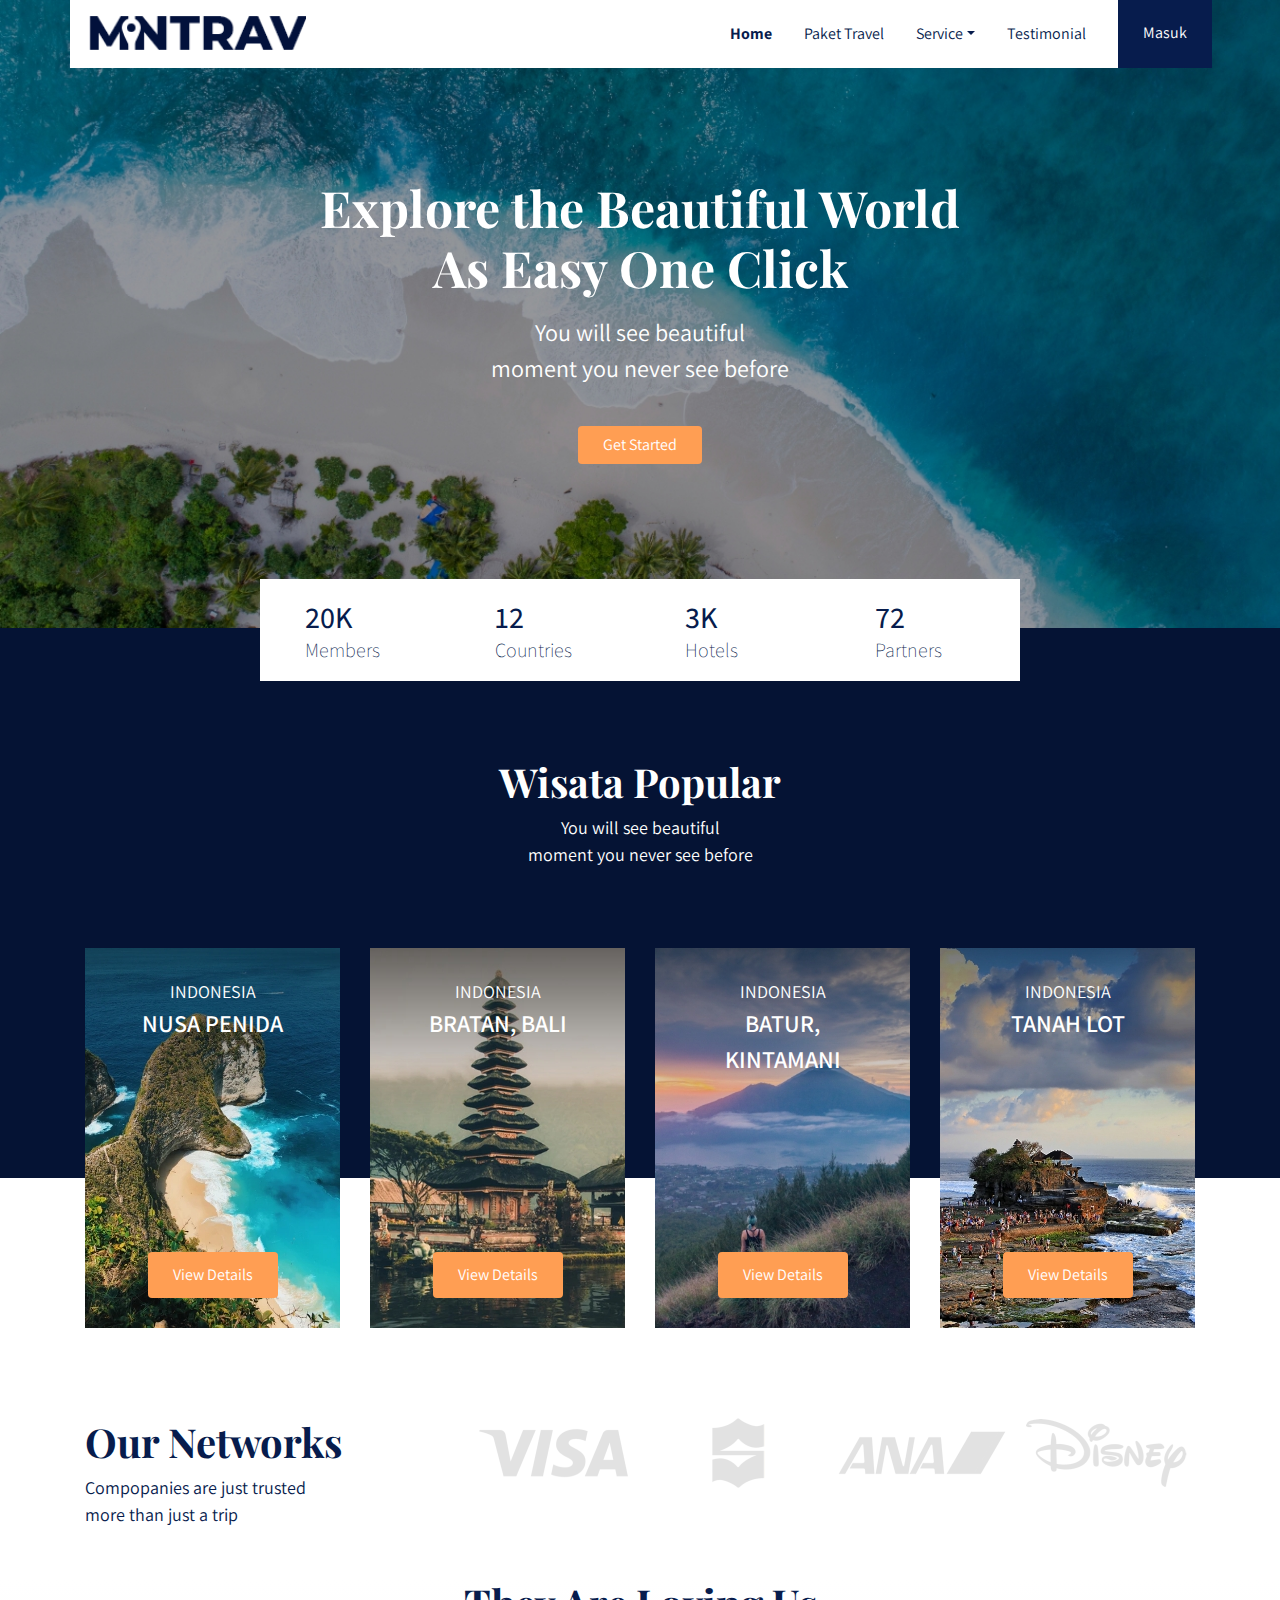
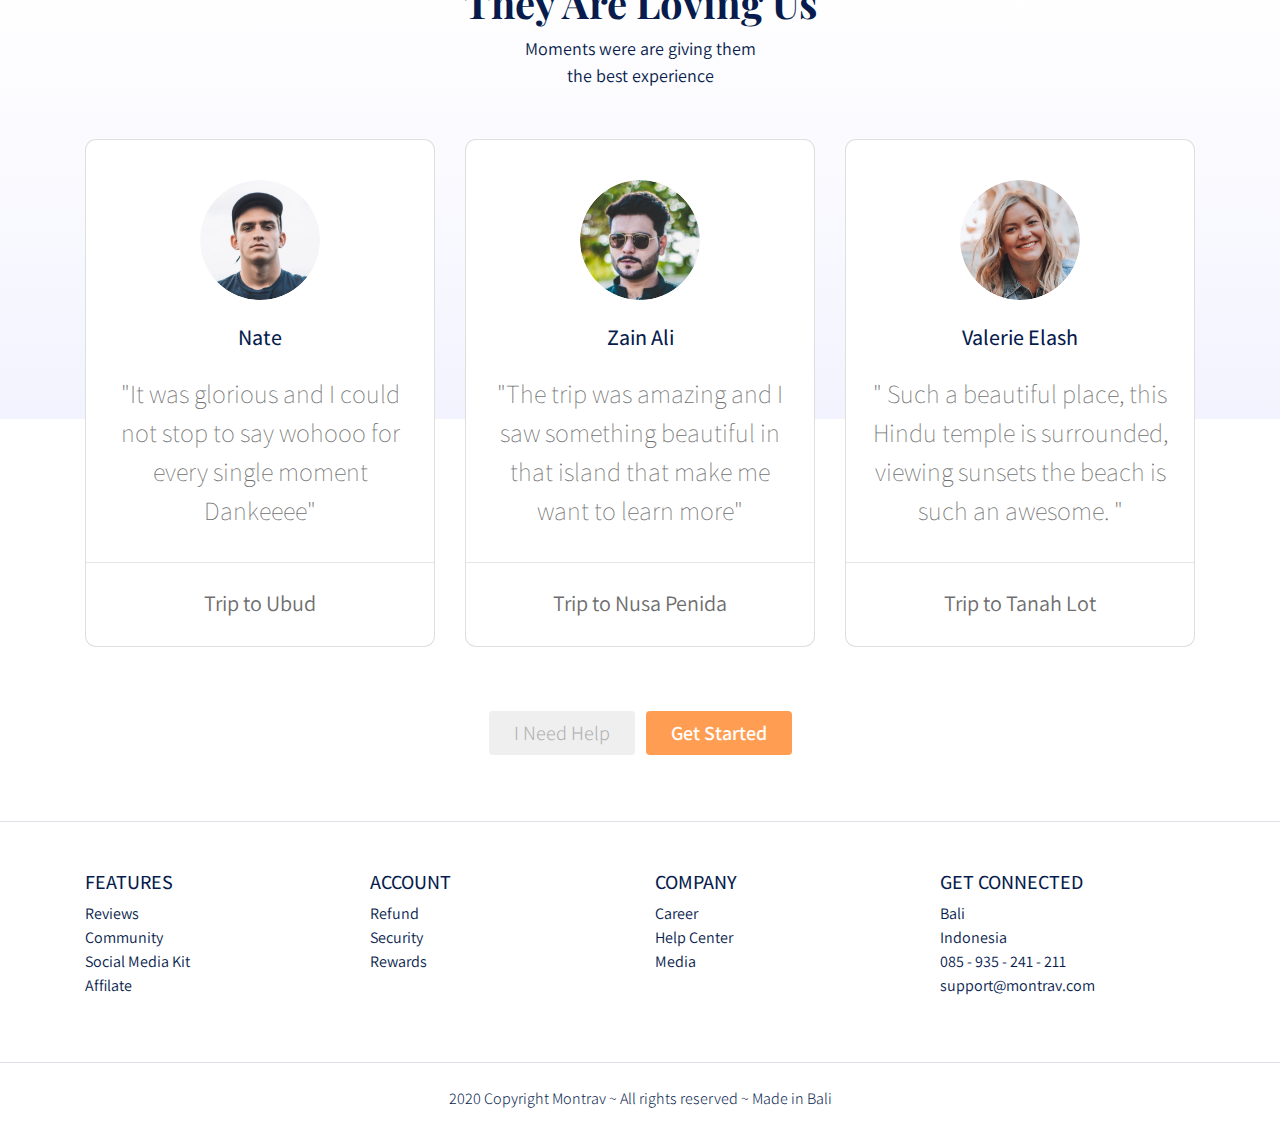
<file: index.html>
<!DOCTYPE html>
<html lang="en">
  <head>
    <meta charset="utf-8" />
    <meta
      name="viewport"
      content="width=device-width, initial-scale=1, shrink-to-fit=no"
    />
    <link
      rel="stylesheet"
      href="frontend/libraries/bootstrap/css/bootstrap.css"
    />
    <link rel="stylesheet" href="frontend/styles/main.css" />
    <link
      href="https://fonts.googleapis.com/css?family=Assistant:300,400,600,700,800|Playfair+Display:400,700,800,900&display=swap"
      rel="stylesheet"
    />
    <title>Montrav</title>
  </head>

  <body>
    <!-- Navbar -->
    <div class="section-navbar">
      <div class="container">
        <nav class="row navbar navbar-expand-lg navbar-light bg-white">
          <a href="#" class="navbar-brand">
            <img src="frontend/images/ic_logo.png" alt="logo montrav" />
          </a>
          <button
            class="navbar-toggler navbar-toggler-right"
            type="button"
            data-toggle="collapse"
            data-target="#navb"
          >
            <span class="navbar-toggler-icon"></span>
          </button>

          <div class="collapse navbar-collapse" id="navb">
            <ul class="navbar-nav ml-auto mr-3">
              <li class="nav-item mx-md-2">
                <a href="#" class="nav-link active">Home</a>
              </li>
              <li class="nav-item mx-md-2">
                <a href="#popular" class="nav-link">Paket Travel</a>
              </li>
              <li class="nav-item mx-md-2 dropdown">
                <a
                  href=""
                  class="nav-link dropdown-toggle"
                  id="navbardrop"
                  data-toggle="dropdown"
                  >Service</a
                >
                <div class="dropdown-menu">
                  <a href="#" class="dropdown-item">Link</a>
                  <a href="#" class="dropdown-item">Link</a>
                  <a href="#" class="dropdown-item">Link</a>
                </div>
              </li>
              <li class="nav-item mx-md-2">
                <a href="#testimonialHeading" class="nav-link">Testimonial</a>
              </li>
            </ul>
            <!-- Mobile Button -->

            <form class="form-inline d-sm-block d-md-none">
              <button class="btn btn-login my-2 my-sm-0">
                Masuk
              </button>
            </form>

            <!-- Dekstop Button -->

            <form class="form-inline my-2 my-lg-0 d-none d-md-block">
              <button class="btn btn-login btn-navbar-right my-2 my-sm-0 px-4">
                Masuk
              </button>
            </form>
          </div>
        </nav>
      </div>
    </div>

    <!-- Header -->
    <header class="text-center">
      <h1>
        Explore the Beautiful World
        <br />
        As Easy One Click
      </h1>
      <p class="mt-3">
        You will see beautiful
        <br />
        moment you never see before
      </p>
      <a href="#popular" class="btn btn-get-started px-4 mt-4">Get Started</a>
    </header>

    <main>
      <div class="container">
        <section class="section-stats row justify-content-center" id="stats">
          <div class="col-3 col-md-2 stats-details">
            <h2>20K</h2>
            <p>Members</p>
          </div>
          <div class="col-3 col-md-2 stats-details">
            <h2>12</h2>
            <p>Countries</p>
          </div>
          <div class="col-3 col-md-2 stats-details">
            <h2>3K</h2>
            <p>Hotels</p>
          </div>
          <div class="col-3 col-md-2 stats-details">
            <h2>72</h2>
            <p>Partners</p>
          </div>
        </section>
      </div>

      <section class="section-popular" id="popular">
        <div class="container">
          <div class="row">
            <div class="col text-center section-popular-heading">
              <h2>Wisata Popular</h2>
              <p>
                You will see beautiful
                <br />
                moment you never see before
              </p>
            </div>
          </div>
        </div>
      </section>

      <section class="section-popular-content" id="popular-content">
        <div class="container">
          <div class="section-popular-travel row justify-content-center">
            <div class="col-sm-6 col-md-4 col-lg-3">
              <div
                class="card-travel text-center d-flex flex-column"
                style="background-image: url('frontend/images/popular-1.jpg');"
              >
                <div class="travel-country">INDONESIA</div>
                <div class="travel-location">NUSA PENIDA</div>
                <div class="travel-button mt-auto">
                  <a href="details.html" class="btn btn-travel-details px-4">
                    View Details
                  </a>
                </div>
              </div>
            </div>
            <div class="col-sm-6 col-md-4 col-lg-3">
              <div
                class="card-travel text-center d-flex flex-column"
                style="background-image: url('frontend/images/popular-2.jpg');"
              >
                <div class="travel-country">INDONESIA</div>
                <div class="travel-location">BRATAN, BALI</div>
                <div class="travel-button mt-auto">
                  <a href="details.html" class="btn btn-travel-details px-4">
                    View Details
                  </a>
                </div>
              </div>
            </div>
            <div class="col-sm-6 col-md-4 col-lg-3">
              <div
                class="card-travel text-center d-flex flex-column"
                style="background-image: url('frontend/images/popular-3.jpg');"
              >
                <div class="travel-country">INDONESIA</div>
                <div class="travel-location">BATUR, KINTAMANI</div>
                <div class="travel-button mt-auto">
                  <a href="details.html" class="btn btn-travel-details px-4">
                    View Details
                  </a>
                </div>
              </div>
            </div>
            <div class="col-sm-6 col-md-4 col-lg-3">
              <div
                class="card-travel text-center d-flex flex-column"
                style="background-image: url('frontend/images/popular-4.jpg');"
              >
                <div class="travel-country">INDONESIA</div>
                <div class="travel-location">TANAH LOT</div>
                <div class="travel-button mt-auto">
                  <a href="details.html" class="btn btn-travel-details px-4">
                    View Details
                  </a>
                </div>
              </div>
            </div>
          </div>
        </div>
      </section>

      <section class="section-networks" id="networks">
        <div class="container">
          <div class="row">
            <div class="col-md-4">
              <h2>Our Networks</h2>
              <p>
                Compopanies are just trusted
                <br />
                more than just a trip
              </p>
            </div>
            <div class="col-md-8 text-center">
              <img
                src="frontend/images/partner.png"
                alt=""
                class="img-partner"
              />
            </div>
          </div>
        </div>
      </section>

      <section class="section-testimonial-heading" id="testimonialHeading">
        <div class="container">
          <div class="row">
            <div class="col text-center">
              <h2>They Are Loving Us</h2>
              <p>
                Moments were are giving them
                <br />
                the best experience
              </p>
            </div>
          </div>
        </div>
      </section>

      <section class="section-testimonial-content" id="testimonialContent">
        <div class="container">
          <div class="section-popular-travel row justify-content-center">
            <div class="col-sm-6 col-md-6 col-lg-4">
              <div class="card card-testimonial text-center">
                <div class="testimonial-content">
                  <img
                    src="frontend/images/testimonial-1.png"
                    alt="user"
                    class="mb-4 rounded-circle"
                  />
                  <h3 class="mb-4">Nate</h3>
                  <p class="testimonial">
                    "It was glorious and I could not stop to say wohooo for
                    every single moment Dankeeee"
                  </p>
                </div>
                <hr />
                <p class="trip-to mt-2">Trip to Ubud</p>
              </div>
            </div>
            <div class="col-sm-6 col-md-6 col-lg-4">
              <div class="card card-testimonial text-center">
                <div class="testimonial-content">
                  <img
                    src="frontend/images/testimonial-2.png"
                    alt="user"
                    class="mb-4 rounded-circle"
                  />
                  <h3 class="mb-4">Zain Ali</h3>
                  <p class="testimonial">
                    "The trip was amazing and I saw something beautiful in that
                    island that make me want to learn more"
                  </p>
                </div>
                <hr />
                <p class="trip-to mt-2">Trip to Nusa Penida</p>
              </div>
            </div>
            <div class="col-sm-6 col-md-6 col-lg-4">
              <div class="card card-testimonial text-center">
                <div class="testimonial-content">
                  <img
                    src="frontend/images/testimonial-3.png"
                    alt="user"
                    class="mb-4 rounded-circle"
                  />
                  <h3 class="mb-4">Valerie Elash</h3>
                  <p class="testimonial">
                    " Such a beautiful place, this Hindu temple is surrounded,
                    viewing sunsets the beach is such an awesome. "
                  </p>
                </div>
                <hr />
                <p class="trip-to mt-2">Trip to Tanah Lot</p>
              </div>
            </div>
          </div>
          <div class="row">
            <div class="col-12 text-center">
              <a href="" class="btn btn-need-help px-4 mt-4 mx-1"
                >I Need Help</a
              >
              <a href="#popular" class="btn btn-get-started px-4 mt-4 mx-1"
                >Get Started</a
              >
            </div>
          </div>
        </div>
      </section>
    </main>

    <footer class="section-footer mt-3 mb-4 border-top">
      <div class="container pt-5 pb-5">
        <div class="row justify-content-center">
          <div class="col-12">
            <div class="row">
              <div class="col-12 col-lg-3">
                <h5>FEATURES</h5>
                <ul class="list-unstyled">
                  <li><a href="">Reviews</a></li>
                  <li><a href="">Community</a></li>
                  <li><a href="">Social Media Kit</a></li>
                  <li><a href="">Affilate</a></li>
                </ul>
              </div>
              <div class="col-12 col-lg-3">
                <h5>ACCOUNT</h5>
                <ul class="list-unstyled">
                  <li><a href="">Refund</a></li>
                  <li><a href="">Security</a></li>
                  <li><a href="">Rewards</a></li>
                </ul>
              </div>
              <div class="col-12 col-lg-3">
                <h5>COMPANY</h5>
                <ul class="list-unstyled">
                  <li><a href="">Career</a></li>
                  <li><a href="">Help Center</a></li>
                  <li><a href="">Media</a></li>
                </ul>
              </div>
              <div class="col-12 col-lg-3">
                <h5>GET CONNECTED</h5>
                <ul class="list-unstyled">
                  <li><a href="">Bali</a></li>
                  <li><a href="">Indonesia</a></li>
                  <li><a href="">085 - 935 - 241 - 211</a></li>
                  <li><a href="">support@montrav.com</a></li>
                </ul>
              </div>
            </div>
          </div>
        </div>
      </div>
      <div class="container-fluid">
        <div
          class="row border-top justify-content-center align-items-center pt-4"
        >
          <div class="col-auto copyright">
            2020 Copyright Montrav ~ All rights reserved ~ Made in Bali
          </div>
        </div>
      </div>
    </footer>

    <script src="frontend/libraries/bootstrap/js/jquery.js"></script>
    <script src="frontend/libraries/bootstrap/js/bootstrap.js"></script>
    <script src="frontend/libraries/retina/retina.min.js"></script>
  </body>
</html>
</file>
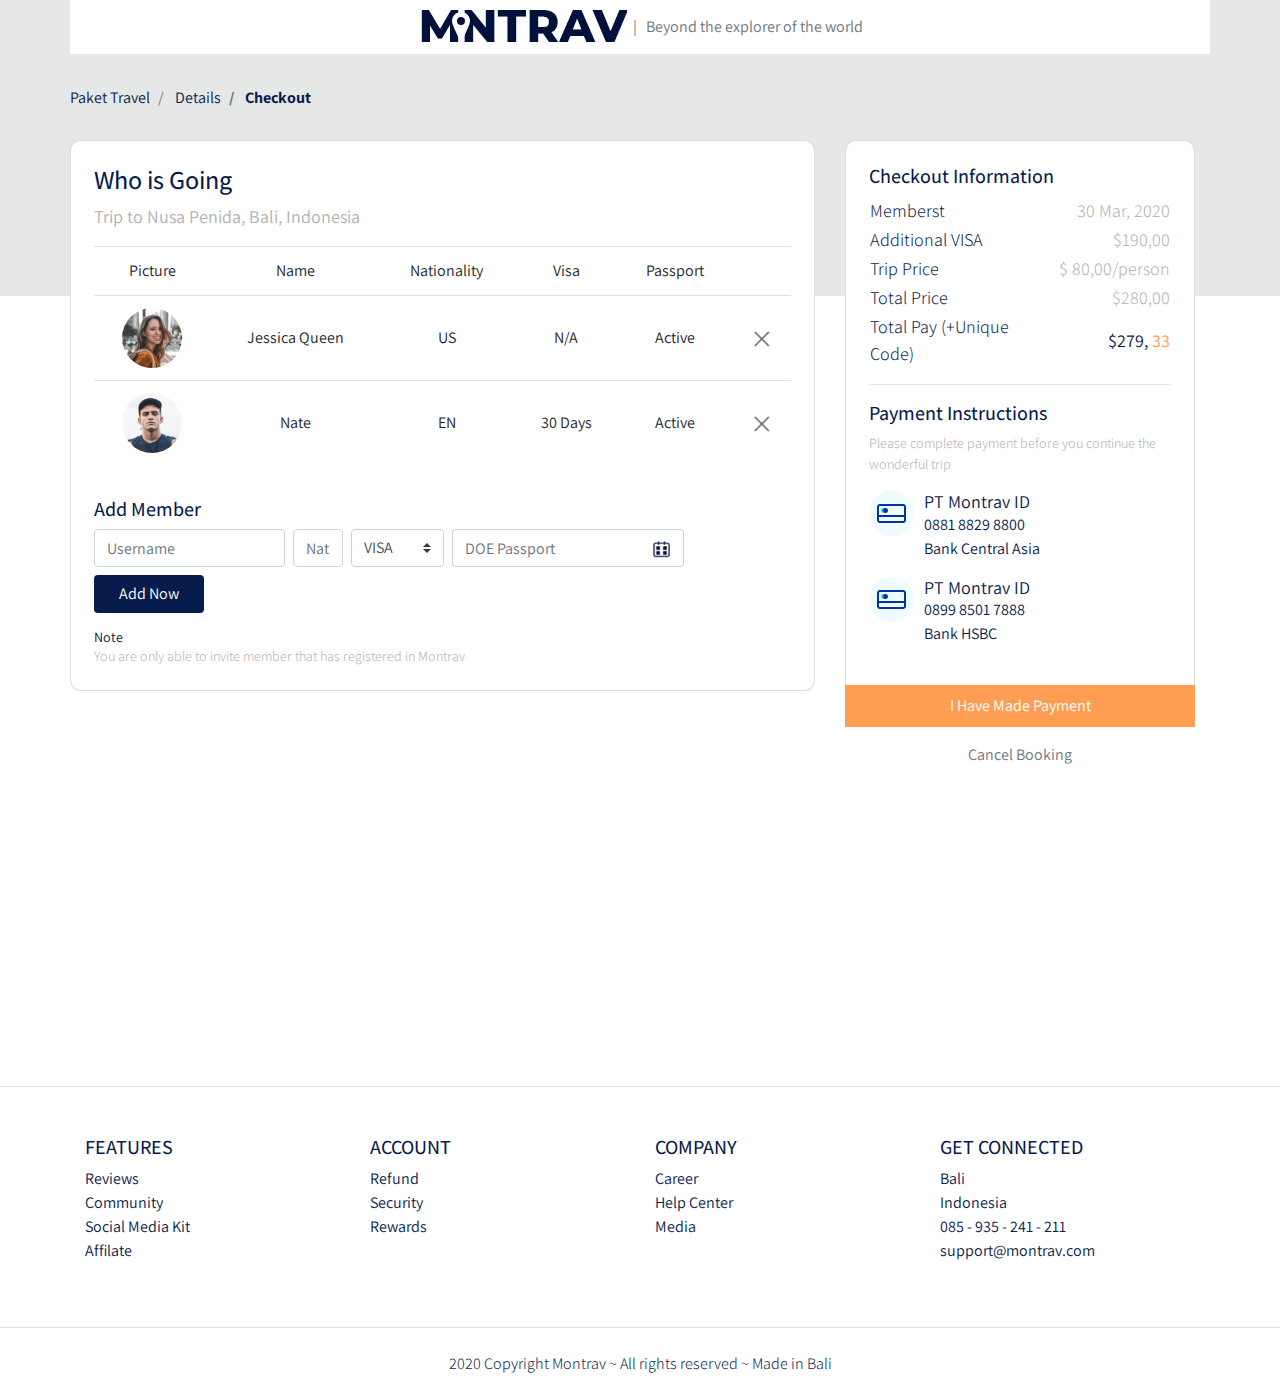
<file: checkout.html>
<!DOCTYPE html>
<html lang="en">
  <head>
    <meta charset="utf-8" />
    <meta
      name="viewport"
      content="width=device-width, initial-scale=1, shrink-to-fit=no"
    />
    <link
      rel="stylesheet"
      href="frontend/libraries/bootstrap/css/bootstrap.css"
    />
    <link rel="stylesheet" href="frontend/libraries/xZoom/xzoom.css" />
    <link rel="stylesheet" href="frontend/libraries/gijgo/css/gijgo.min.css" />
    <link
      href="https://fonts.googleapis.com/css?family=Assistant:300,400,600,700,800|Playfair+Display:400,700,800,900&display=swap"
      rel="stylesheet"
    />
    <link rel="stylesheet" href="frontend/styles/main.css" />
    <title>Montrav</title>
  </head>

  <body class="details">
    <!-- Navbar -->
    <div class="section-navbar">
      <div class="container">
        <nav class="row navbar navbar-expand-lg navbar-light bg-white">
          <div class="navbar-nav ml-auto mr-auto mr-sm-auto mr-lg-0 mr-md-auto">
            <a href="index.html" class="navabr-brand">
              <img src="frontend/images/ic_logo.png" alt="" />
            </a>
          </div>
          <ul class="navbar-nav mr-auto d-none d-lg-block">
            <li>
              <span class="text-muted">
                &nbsp; | &nbsp; Beyond the explorer of the world
              </span>
            </li>
          </ul>
        </nav>
      </div>
    </div>

    <main>
      <section class="section-details-header"></section>
      <section class="section-details-content">
        <div class="container">
          <div class="row">
            <div class="col p-0">
              <nav>
                <ol class="breadcrumb">
                  <li class="breadcrumb-item">
                    Paket Travel
                  </li>
                  <li class="breadcrumb-item">
                    Details
                  </li>
                  <li class="breadcrumb-item active">
                    Checkout
                  </li>
                </ol>
              </nav>
            </div>
          </div>
          <div class="row">
            <div class="col-lg-8 pl-lg-0">
              <div class="card card-details">
                <h1>Who is Going</h1>
                <p>Trip to Nusa Penida, Bali, Indonesia</p>
                <div class="attendee">
                  <table class="table table-responsive-sm text-center">
                    <thead>
                      <tr>
                        <td>Picture</td>
                        <td>Name</td>
                        <td>Nationality</td>
                        <td>Visa</td>
                        <td>Passport</td>
                        <td></td>
                      </tr>
                    </thead>
                    <tbody>
                      <tr>
                        <td>
                          <img
                            src="frontend/images/avatar-1.png"
                            height="60px"
                          />
                        </td>
                        <td class="align-middle">Jessica Queen</td>
                        <td class="align-middle">US</td>
                        <td class="align-middle">N/A</td>
                        <td class="align-middle">Active</td>
                        <td class="align-middle">
                          <img src="frontend/images/ic_remove.png" alt="" />
                        </td>
                      </tr>
                      <tr>
                        <td>
                          <img
                            src="frontend/images/avatar-2.png"
                            height="60px"
                          />
                        </td>
                        <td class="align-middle">Nate</td>
                        <td class="align-middle">EN</td>
                        <td class="align-middle">30 Days</td>
                        <td class="align-middle">Active</td>
                        <td class="align-middle">
                          <img src="frontend/images/ic_remove.png" alt="" />
                        </td>
                      </tr>
                    </tbody>
                  </table>
                </div>
                <div class="member mt-3">
                  <h2>Add Member</h2>
                  <form action="" class="form-inline">
                    <label for="inputUsername" class="sr-only">Name</label>
                    <input
                      type="text"
                      name="inputUsername"
                      class="form-control mb-2 mr-sm-2"
                      id="inputUsername"
                      placeholder="Username"
                    />
                    <label for="inputNationality" class="sr-only"
                      >Nationality</label
                    >
                    <input
                      type="text"
                      name="inputNationality"
                      class="form-control mb-2 mr-sm-2"
                      id="inputNationality"
                      style="width: 50px;"
                      placeholder="Nationality"
                    />
                    <label for="inputVisa" class="sr-only">Visa</label>
                    <select
                      name="inputVisa"
                      id="inputVisa"
                      class="custom-select mb-2 mr-sm-2"
                    >
                      <option value="VISA" selected>VISA</option>
                      <option value="30 Days">30 Days</option>
                      <option value="N/A">N/A</option>
                    </select>

                    <label for="doePassport" class="sr-only"
                      >DOE Passport</label
                    >
                    <div class="input-group mb-2 mr-sm-2">
                      <input
                        type="text"
                        class="form-control datepicker"
                        id="doePassport"
                        placeholder="DOE Passport"
                      />
                    </div>

                    <button type="submit" class="btn btn-add-now mb-2 px-4">
                      Add Now
                    </button>
                  </form>
                  <h3 class="mt-2 mb-0">Note</h3>
                  <p class="disclaimer mb-0">
                    You are only able to invite member that has registered in
                    Montrav
                  </p>
                </div>
              </div>
            </div>
            <div class="col-lg-4">
              <div class="card card-details card-right">
                <h2>Checkout Information</h2>
                <table class="trip-informations">
                  <tr>
                    <th width="50%">Memberst</th>
                    <td width="50%" class="text-right">
                      30 Mar, 2020
                    </td>
                  </tr>
                  <tr>
                    <th width="50%">Additional VISA</th>
                    <td width="50%" class="text-right">
                      $190,00
                    </td>
                  </tr>
                  <tr>
                    <th width="50%">Trip Price</th>
                    <td width="50%" class="text-right">
                      $ 80,00/person
                    </td>
                  </tr>
                  <tr>
                    <th width="50%">Total Price</th>
                    <td width="50%" class="text-right">
                      $280,00
                    </td>
                  </tr>
                  <tr>
                    <th width="50%">Total Pay (+Unique Code)</th>
                    <td width="50%" class="text-right text-total">
                      <span class="text-blue">$279,</span>
                      <span class="text-orange">33</span>
                    </td>
                  </tr>
                </table>

                <hr />
                <h2>Payment Instructions</h2>
                <p class="payment-instructions">
                  Please complete payment before you continue the wonderful trip
                </p>
                <div class="bank">
                  <div class="bank-item pb-3">
                    <img
                      src="frontend/images/ic_bank.png"
                      alt=""
                      class="bank-image"
                    />
                    <div class="description">
                      <h3>PT Montrav ID</h3>
                      <p>
                        0881 8829 8800
                        <br />
                        Bank Central Asia
                      </p>
                    </div>
                    <div class="clearfix"></div>
                  </div>
                  <div class="bank-item pb-3">
                    <img
                      src="frontend/images/ic_bank.png"
                      alt=""
                      class="bank-image"
                    />
                    <div class="description">
                      <h3>PT Montrav ID</h3>
                      <p>
                        0899 8501 7888
                        <br />
                        Bank HSBC
                      </p>
                    </div>
                    <div class="clearfix"></div>
                  </div>
                </div>
              </div>
              <div class="join-container">
                <a
                  href="success.html"
                  class="btn btn-block btn-join-now mt-3 py-2"
                >
                  I Have Made Payment
                </a>
              </div>
              <div class="text-center mt-3">
                <a href="details.html" class="text-muted">Cancel Booking</a>
              </div>
            </div>
          </div>
        </div>
      </section>
    </main>

    <!-- Footer -->
    <footer class="section-footer mt-3 mb-4 border-top">
      <div class="container pt-5 pb-5">
        <div class="row justify-content-center">
          <div class="col-12">
            <div class="row">
              <div class="col-12 col-lg-3">
                <h5>FEATURES</h5>
                <ul class="list-unstyled">
                  <li><a href="">Reviews</a></li>
                  <li><a href="">Community</a></li>
                  <li><a href="">Social Media Kit</a></li>
                  <li><a href="">Affilate</a></li>
                </ul>
              </div>
              <div class="col-12 col-lg-3">
                <h5>ACCOUNT</h5>
                <ul class="list-unstyled">
                  <li><a href="">Refund</a></li>
                  <li><a href="">Security</a></li>
                  <li><a href="">Rewards</a></li>
                </ul>
              </div>
              <div class="col-12 col-lg-3">
                <h5>COMPANY</h5>
                <ul class="list-unstyled">
                  <li><a href="">Career</a></li>
                  <li><a href="">Help Center</a></li>
                  <li><a href="">Media</a></li>
                </ul>
              </div>
              <div class="col-12 col-lg-3">
                <h5>GET CONNECTED</h5>
                <ul class="list-unstyled">
                  <li><a href="">Bali</a></li>
                  <li><a href="">Indonesia</a></li>
                  <li><a href="">085 - 935 - 241 - 211</a></li>
                  <li><a href="">support@montrav.com</a></li>
                </ul>
              </div>
            </div>
          </div>
        </div>
      </div>
      <div class="container-fluid">
        <div
          class="row border-top justify-content-center align-items-center pt-4"
        >
          <div class="col-auto copyright">
            2020 Copyright Montrav ~ All rights reserved ~ Made in Bali
          </div>
        </div>
      </div>
    </footer>

    <script src="frontend/libraries/bootstrap/js/jquery.js"></script>
    <script src="frontend/libraries/bootstrap/js/bootstrap.js"></script>
    <script src="frontend/libraries/retina/retina.min.js"></script>
    <script src="frontend/libraries/xZoom/xzoom.min.js"></script>
    <script src="frontend/libraries/gijgo/js/gijgo.min.js"></script>
    <script>
      $(document).ready(function () {
        $(".xzoom, .xzoom-gallery").xzoom({
          zoomWidth: 300,
          title: false,
          tint: "#333",
          xoffset: 15,
        });

        $(".datepicker").datepicker({
          format: "yyyy-mm-dd",
          uiLibrary: "bootstrap4",
          icons: {
            rightIcon: '<img src="frontend/images/Icon_doe.png">',
          },
        });
      });
    </script>
  </body>
</html>
</file>
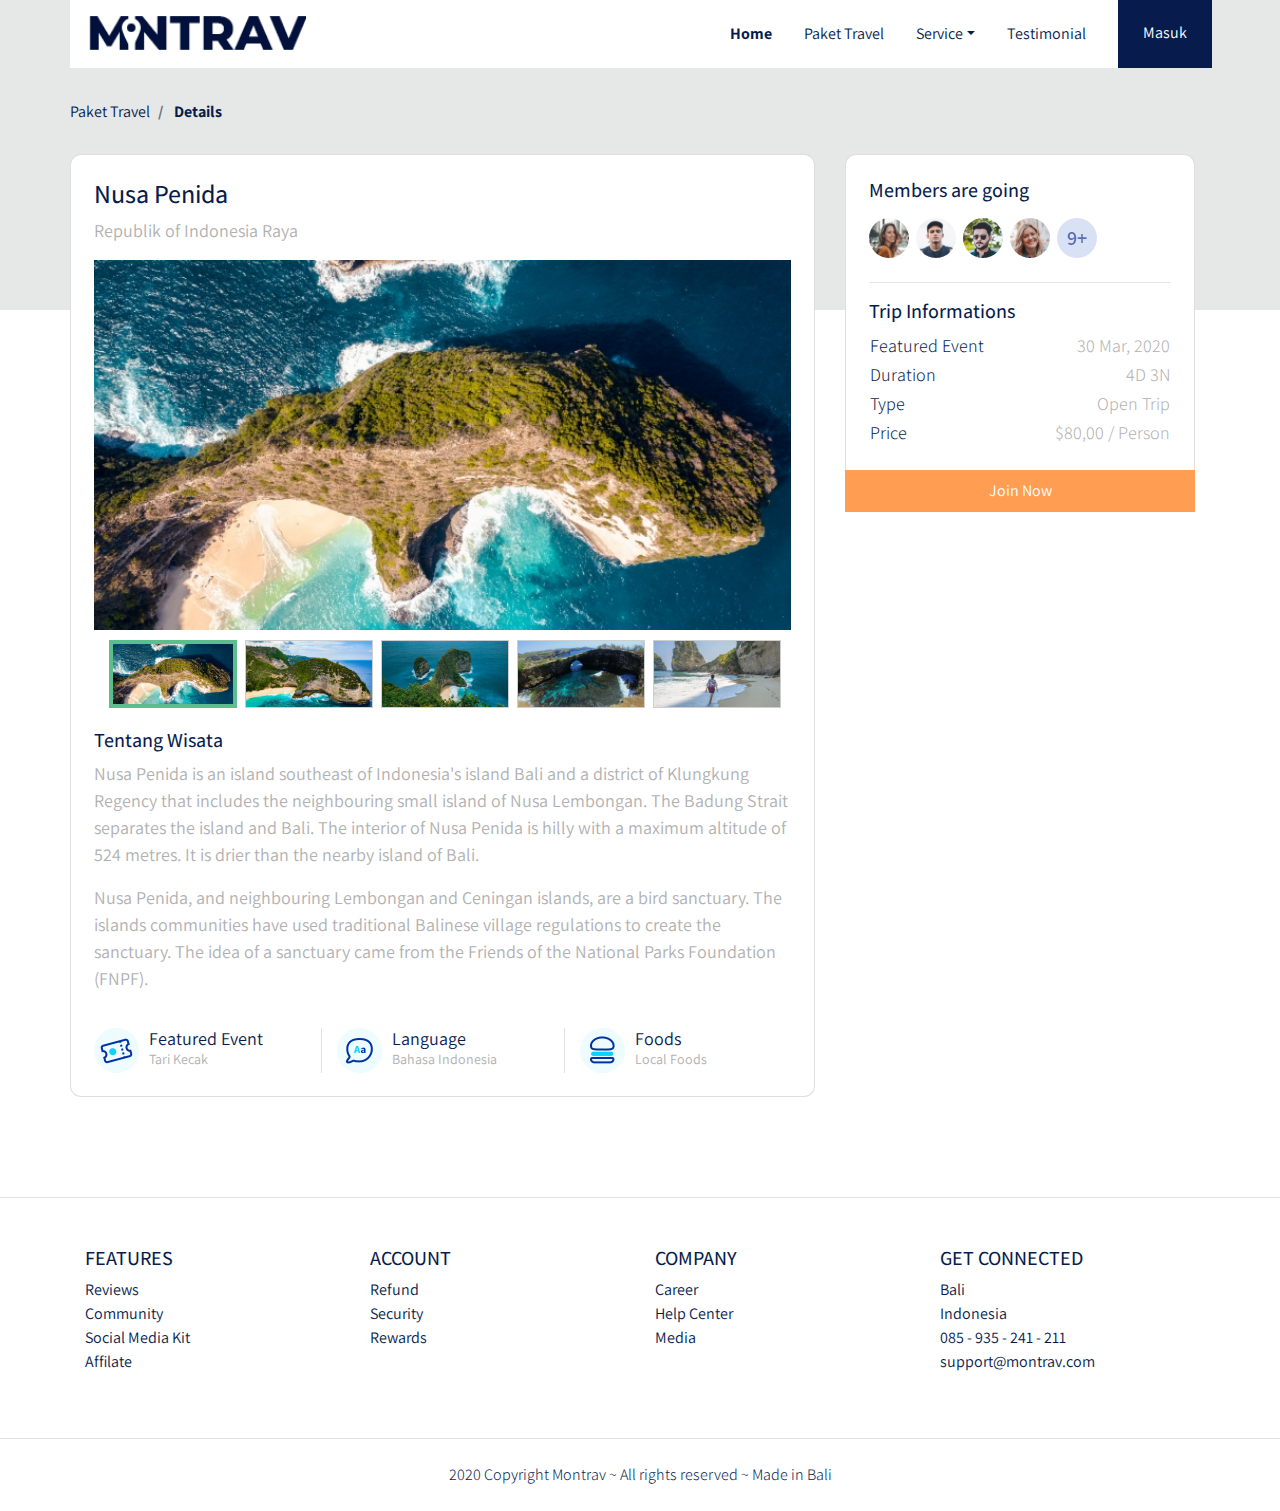
<file: details.html>
<!DOCTYPE html>
<html lang="en">
  <head>
    <meta charset="utf-8" />
    <meta
      name="viewport"
      content="width=device-width, initial-scale=1, shrink-to-fit=no"
    />
    <link
      rel="stylesheet"
      href="frontend/libraries/bootstrap/css/bootstrap.css"
    />
    <link
      href="https://fonts.googleapis.com/css?family=Assistant:300,400,600,700,800|Playfair+Display:400,700,800,900&display=swap"
      rel="stylesheet"
    />
    <link rel="stylesheet" href="frontend/libraries/xZoom/xzoom.css" />
    <link rel="stylesheet" href="frontend/styles/main.css" />
    <title>Montrav</title>
  </head>

  <body>
    <!-- Navbar -->
    <div class="section-navbar">
      <div class="container">
        <nav class="row navbar navbar-expand-lg navbar-light bg-white">
          <a href="index.html" class="navbar-brand">
            <img src="frontend/images/ic_logo.png" alt="logo montrav" />
          </a>
          <button
            class="navbar-toggler navbar-toggler-right"
            type="button"
            data-toggle="collapse"
            data-target="#navb"
          >
            <span class="navbar-toggler-icon"></span>
          </button>

          <div class="collapse navbar-collapse" id="navb">
            <ul class="navbar-nav ml-auto mr-3">
              <li class="nav-item mx-md-2">
                <a href="index.html" class="nav-link active">Home</a>
              </li>
              <li class="nav-item mx-md-2">
                <a href="#" class="nav-link">Paket Travel</a>
              </li>
              <li class="nav-item mx-md-2 dropdown">
                <a
                  href=""
                  class="nav-link dropdown-toggle"
                  id="navbardrop"
                  data-toggle="dropdown"
                  >Service</a
                >
                <div class="dropdown-menu">
                  <a href="#" class="dropdown-item">Link</a>
                  <a href="#" class="dropdown-item">Link</a>
                  <a href="#" class="dropdown-item">Link</a>
                </div>
              </li>
              <li class="nav-item mx-md-2">
                <a href="#" class="nav-link">Testimonial</a>
              </li>
            </ul>
            <!-- Mobile Button -->

            <form class="form-inline d-sm-block d-md-none">
              <button class="btn btn-login my-2 my-sm-0">
                Masuk
              </button>
            </form>

            <!-- Dekstop Button -->

            <form class="form-inline my-2 my-lg-0 d-none d-md-block">
              <button class="btn btn-login btn-navbar-right my-2 my-sm-0 px-4">
                Masuk
              </button>
            </form>
          </div>
        </nav>
      </div>
    </div>

    <main>
      <section class="section-details-header"></section>
      <section class="section-details-content">
        <div class="container">
          <div class="row">
            <div class="col p-0">
              <nav>
                <ol class="breadcrumb">
                  <li class="breadcrumb-item">
                    Paket Travel
                  </li>
                  <li class="breadcrumb-item active">
                    Details
                  </li>
                </ol>
              </nav>
            </div>
          </div>
          <div class="row">
            <div class="col-lg-8 pl-lg-0">
              <div class="card card-details">
                <h1>Nusa Penida</h1>
                <p>Republik of Indonesia Raya</p>
                <div class="gallery">
                  <div class="xzoom-container">
                    <img
                      src="frontend/images/gallery_1.jpg"
                      alt=""
                      class="xzoom"
                      id="xzoom-default"
                      xoriginal="frontend/images/gallery_1.jpg"
                    />
                  </div>
                  <div class="xzoom-thumbs">
                    <a href="frontend/images/gallery_1.jpg ">
                      <img
                        src="frontend/images/gallery_1.jpg"
                        class="xzoom-gallery"
                        xpreview="frontend/images/gallery_1.jpg"
                        alt=""
                    /></a>
                    <a href="frontend/images/child_2.jpg ">
                      <img
                        src="frontend/images/child_2.jpg"
                        class="xzoom-gallery"
                        xpreview="frontend/images/child_2.jpg"
                        alt=""
                    /></a>
                    <a href="frontend/images/child_3.jpg ">
                      <img
                        src="frontend/images/child_3.jpg"
                        class="xzoom-gallery"
                        xpreview="frontend/images/child_3.jpg"
                        alt=""
                    /></a>
                    <a href="frontend/images/child_4.jpg ">
                      <img
                        src="frontend/images/child_4.jpg"
                        class="xzoom-gallery"
                        xpreview="frontend/images/child_4.jpg"
                        alt=""
                    /></a>
                    <a href="frontend/images/child_5.jpg ">
                      <img
                        src="frontend/images/child_5.jpg"
                        class="xzoom-gallery"
                        xpreview="frontend/images/child_5.jpg"
                        alt=""
                    /></a>
                  </div>
                </div>
                <h2>Tentang Wisata</h2>
                <p>
                  Nusa Penida is an island southeast of Indonesia's island Bali
                  and a district of Klungkung Regency that includes the
                  neighbouring small island of Nusa Lembongan. The Badung Strait
                  separates the island and Bali. The interior of Nusa Penida is
                  hilly with a maximum altitude of 524 metres. It is drier than
                  the nearby island of Bali.
                </p>
                <p>
                  Nusa Penida, and neighbouring Lembongan and Ceningan islands,
                  are a bird sanctuary. The islands communities have used
                  traditional Balinese village regulations to create the
                  sanctuary. The idea of a sanctuary came from the Friends of
                  the National Parks Foundation (FNPF).
                </p>
                <div class="features row">
                  <div class="col-md-4">
                    <img
                      src="frontend/images/ic_event.png"
                      alt=""
                      class="featured-img"
                    />
                    <div class="description">
                      <h3>Featured Event</h3>
                      <p>Tari Kecak</p>
                    </div>
                  </div>
                  <div class="col-md-4 border-left">
                    <img
                      src="frontend/images/ic_language.png"
                      alt=""
                      class="featured-img"
                    />
                    <div class="description">
                      <h3>Language</h3>
                      <p>Bahasa Indonesia</p>
                    </div>
                  </div>
                  <div class="col-md-4 border-left">
                    <img
                      src="frontend/images/ic_foods.png"
                      alt=""
                      class="featured-img"
                    />
                    <div class="description">
                      <h3>Foods</h3>
                      <p>Local Foods</p>
                    </div>
                  </div>
                </div>
              </div>
            </div>
            <div class="col-lg-4">
              <div class="card card-details card-right">
                <h2>Members are going</h2>
                <div class="members my-2">
                  <img
                    src="/frontend/images/member-1.png"
                    alt=""
                    class="member-img mr-1"
                  />
                  <img
                    src="/frontend/images/member-2.png"
                    alt=""
                    class="member-img mr-1"
                  />
                  <img
                    src="/frontend/images/member-3.png"
                    alt=""
                    class="member-img mr-1"
                  />
                  <img
                    src="/frontend/images/member-4.png"
                    alt=""
                    class="member-img mr-1"
                  />
                  <img
                    src="/frontend/images/member++.png"
                    alt=""
                    class="member-img mr-1"
                  />
                </div>
                <hr />
                <h2>Trip Informations</h2>
                <table class="trip-informations">
                  <tr>
                    <th width="50%">Featured Event</th>
                    <td width="50%" class="text-right">
                      30 Mar, 2020
                    </td>
                  </tr>
                  <tr>
                    <th width="50%">Duration</th>
                    <td width="50%" class="text-right">
                      4D 3N
                    </td>
                  </tr>
                  <tr>
                    <th width="50%">Type</th>
                    <td width="50%" class="text-right">
                      Open Trip
                    </td>
                  </tr>
                  <tr>
                    <th width="50%">Price</th>
                    <td width="50%" class="text-right">
                      $80,00 / Person
                    </td>
                  </tr>
                </table>
              </div>
              <div class="join-container">
                <a
                  href="checkout.html"
                  class="btn btn-block btn-join-now mt-3 py-2"
                >
                  Join Now
                </a>
              </div>
            </div>
          </div>
        </div>
      </section>
    </main>

    <!-- Footer -->
    <footer class="section-footer mt-3 mb-4 border-top">
      <div class="container pt-5 pb-5">
        <div class="row justify-content-center">
          <div class="col-12">
            <div class="row">
              <div class="col-12 col-lg-3">
                <h5>FEATURES</h5>
                <ul class="list-unstyled">
                  <li><a href="">Reviews</a></li>
                  <li><a href="">Community</a></li>
                  <li><a href="">Social Media Kit</a></li>
                  <li><a href="">Affilate</a></li>
                </ul>
              </div>
              <div class="col-12 col-lg-3">
                <h5>ACCOUNT</h5>
                <ul class="list-unstyled">
                  <li><a href="">Refund</a></li>
                  <li><a href="">Security</a></li>
                  <li><a href="">Rewards</a></li>
                </ul>
              </div>
              <div class="col-12 col-lg-3">
                <h5>COMPANY</h5>
                <ul class="list-unstyled">
                  <li><a href="">Career</a></li>
                  <li><a href="">Help Center</a></li>
                  <li><a href="">Media</a></li>
                </ul>
              </div>
              <div class="col-12 col-lg-3">
                <h5>GET CONNECTED</h5>
                <ul class="list-unstyled">
                  <li><a href="">Bali</a></li>
                  <li><a href="">Indonesia</a></li>
                  <li><a href="">085 - 935 - 241 - 211</a></li>
                  <li><a href="">support@montrav.com</a></li>
                </ul>
              </div>
            </div>
          </div>
        </div>
      </div>
      <div class="container-fluid">
        <div
          class="row border-top justify-content-center align-items-center pt-4"
        >
          <div class="col-auto copyright">
            2020 Copyright Montrav ~ All rights reserved ~ Made in Bali
          </div>
        </div>
      </div>
    </footer>

    <script src="frontend/libraries/bootstrap/js/jquery.js"></script>
    <script src="frontend/libraries/bootstrap/js/bootstrap.js"></script>
    <script src="frontend/libraries/retina/retina.min.js"></script>
    <script src="frontend/libraries/xZoom/xzoom.min.js"></script>
    <script>
      $(document).ready(function () {
        $(".xzoom, .xzoom-gallery").xzoom({
          zoomWidth: 300,
          title: false,
          tint: "#333",
          xoffset: 15,
        });
      });
    </script>
  </body>
</html>
</file>
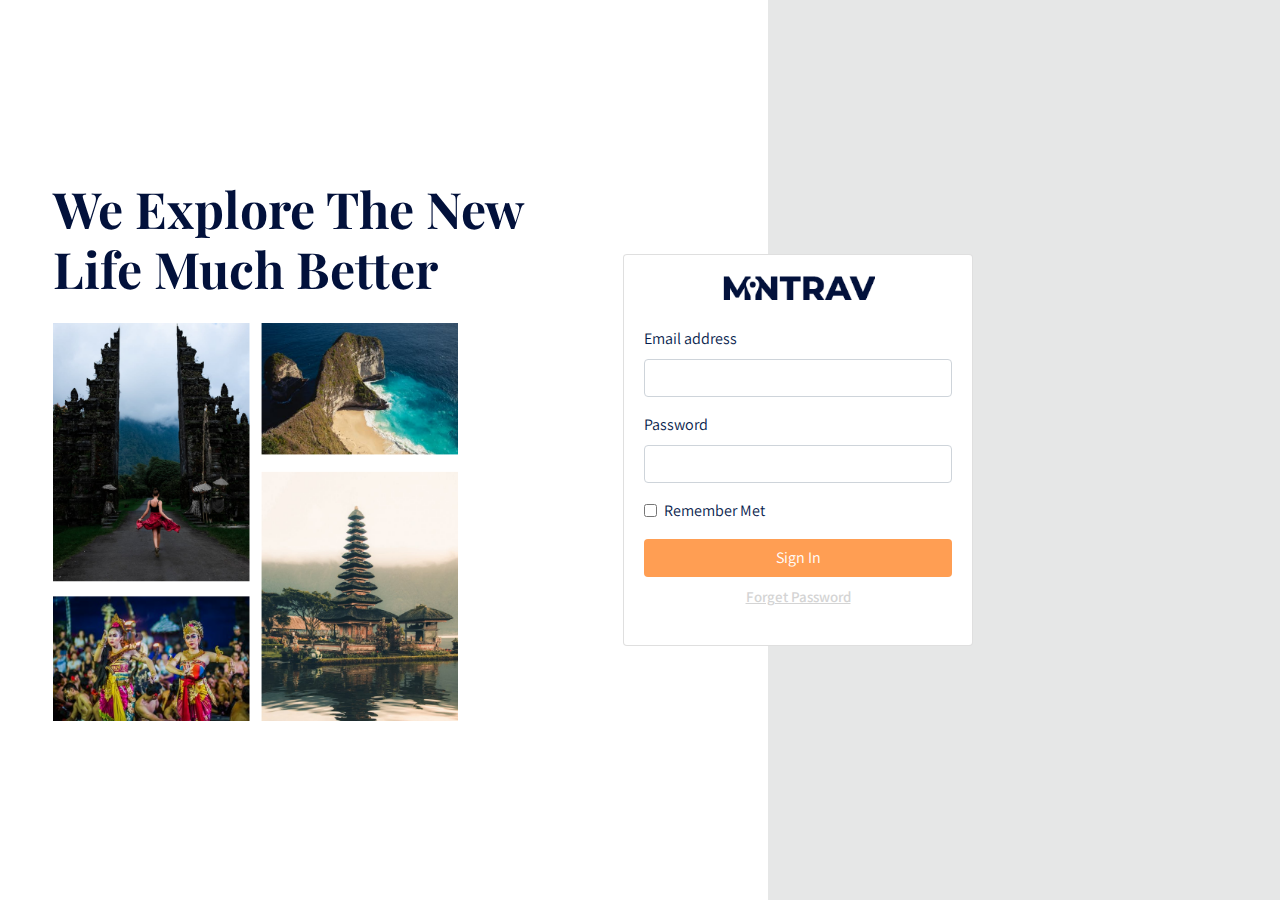
<file: login.html>
<!DOCTYPE html>
<html lang="en">
  <head>
    <meta charset="utf-8" />
    <meta
      name="viewport"
      content="width=device-width, initial-scale=1, shrink-to-fit=no"
    />
    <link
      rel="stylesheet"
      href="frontend/libraries/bootstrap/css/bootstrap.css"
    />
    <link rel="stylesheet" href="frontend/libraries/xZoom/xzoom.css" />
    <link rel="stylesheet" href="frontend/libraries/gijgo/css/gijgo.min.css" />
    <link
      href="https://fonts.googleapis.com/css?family=Assistant:300,400,600,700,800|Playfair+Display:400,700,800,900&display=swap"
      rel="stylesheet"
    />
    <link rel="stylesheet" href="frontend/styles/main.css" />
    <title>Montrav</title>
  </head>

  <body>
    <main class="login-container">
      <div class="container">
        <div class="row page-login d-flex align-items-center">
          <div class="section-left col-12 col-md-6">
            <h1 class="mb-4">
              We Explore The New<br />
              Life Much Better
            </h1>
            <img
              src="frontend/images/Card.png"
              class="w-75 d-none d-sm-flex"
              alt=""
            />
          </div>
          <div class="section-right col-12 col-md-4 mr-2">
            <div class="card">
              <div class="card-body">
                <div class="text-center">
                  <img
                    src="frontend/images/ic_logo.png"
                    class="w-50 mb-4"
                    alt=""
                  />
                </div>
                <form>
                  <div class="form-group">
                    <label for="exampleInputEmail1">Email address</label>
                    <input
                      type="email"
                      class="form-control"
                      id="exampleInputEmail1"
                      aria-describedby="emailHelp"
                    />
                  </div>
                  <div class="form-group">
                    <label for="exampleInputPassword1">Password</label>
                    <input
                      type="password"
                      class="form-control"
                      id="exampleInputPassword1"
                    />
                  </div>
                  <div class="form-group form-check">
                    <input
                      type="checkbox"
                      class="form-check-input"
                      id="exampleCheck1"
                    />
                    <label class="form-check-label" for="exampleCheck1"
                      >Remember Met</label
                    >
                  </div>
                  <button type="submit" class="btn btn-login btn-block">
                    Sign In
                  </button>
                  <p class="text-center mt-2">
                    <a href="#">Forget Password</a>
                  </p>
                </form>
              </div>
            </div>
          </div>
        </div>
      </div>
    </main>

    <script src="frontend/libraries/bootstrap/js/jquery.js"></script>
    <script src="frontend/libraries/bootstrap/js/bootstrap.js"></script>
    <script src="frontend/libraries/retina/retina.min.js"></script>
  </body>
</html>
</file>
<file: frontend/styles/main.css>
body {
  background-color: #fff;
  font-family: "Assistant", sans-serif;
  color: #071c4d;
}

.section-navbar .navbar-brand img {
  height: 40px;
}

.section-navbar .navbar-light .navbar-nav .nav-link {
  color: #071c4d;
}

.section-navbar .navbar-light .navbar-nav .nav-link:hover {
  color: #2a448e !important;
}

.section-navbar .navbar-light .navbar-nav .nav-link.active {
  font-weight: bold;
  color: #071c4d !important;
}

.section-navbar .btn-navbar-right {
  margin-top: -10px !important;
  margin-bottom: -8px !important;
  margin-right: -18px !important;
  height: 70px;
  border-radius: 0;
}

.section-navbar .btn-login {
  background-color: #071c4d;
  color: #ffffff;
}

.section-navbar .btn-login:hover {
  background-color: #1b2d5e;
  color: #ffffff;
}

header {
  margin-top: -70px;
  padding: 180px 0 165px;
  background-image: url("../images/header.jpg");
  background-size: cover;
}

header h1,
header p {
  color: #ffffff;
}

header h1 {
  font-family: "Playfair Display", serif;
  font-weight: bold;
  font-size: 50px;
}

header p {
  font-size: 24px;
}

header .btn-get-started {
  background-color: #ff9e53;
  color: #ffffff;
}

header .btn-get-started:hover {
  background-color: #fda562;
  color: #ffffff;
}

.section-stats {
  margin-top: -50px;
}

.section-stats .stats-details {
  padding-top: 20px;
  background: #ffffff;
  padding-left: 45px;
}

.section-stats h2 {
  font-size: 30px;
  margin-bottom: 0;
}

.section-stats p {
  font-size: 20px;
  font-weight: lighter;
}

.section-popular {
  min-height: 550px;
  background-color: #051334;
  margin-top: -53px;
  margin-bottom: -230px;
}

.section-popular .section-popular-heading {
  margin-top: 130px;
  color: #ffffff;
}

.section-popular h2 {
  font-weight: bold;
  font-family: "Playfair Display", serif;
  font-size: 40px;
}

.section-popular p {
  font-size: 18px;
}

.section-popular-content .section-popular-travel .card-travel {
  min-height: 380px;
  padding: 30px;
  color: #ffffff;
  background-color: #e6e7e7;
  background-size: cover;
  margin-bottom: 20px;
}

.section-popular-content .section-popular-travel .travel-country {
  font-size: 18px;
  color: #ffffff;
}

.section-popular-content .section-popular-travel .travel-location {
  font-size: 24px;
  color: #ffffff;
  font-weight: 600;
}

.section-popular-content .section-popular-travel .travel-button .btn-travel-details {
  padding: 10px;
  background-color: #ff9e53;
  color: #ffffff;
}

.section-popular-content .section-popular-travel .travel-button .btn-travel-details:hover {
  background-color: #fda562;
  color: #ffffff;
}

.section-networks {
  background-color: #ffffff;
  margin-top: -170px;
  padding-top: 240px;
  padding-bottom: 35px;
}

.section-networks h2 {
  font-family: "Playfair Display", serif;
  font-weight: bold;
  font-size: 40px;
}

.section-networks p {
  font-size: 18px;
}

.section-networks img {
  max-width: 100%;
}

.section-testimonial-heading {
  background: -webkit-gradient(linear, left top, left bottom, from(#fff), to(#f3f3ff));
  background: linear-gradient(#fff 0%, #f3f3ff 100%);
  min-height: 440px;
}

.section-testimonial-heading h2 {
  font-family: "Playfair Display", serif;
  font-weight: bold;
  font-size: 40px;
}

.section-testimonial-heading p {
  font-size: 18px;
}

.section-testimonial-content {
  margin-top: -280px;
  padding-bottom: 50px;
}

.section-testimonial-content .card-testimonial {
  padding: 40px 20px 10px;
  border-radius: 11px;
  margin-bottom: 40px;
}

.section-testimonial-content .card-testimonial .testimonial-content {
  min-height: 365px;
}

.section-testimonial-content .card-testimonial h3 {
  font-size: 22px;
}

.section-testimonial-content .card-testimonial .testimonial {
  font-weight: 200;
  font-size: 26px;
  color: #6e6e6e;
  min-height: 155px;
}

.section-testimonial-content .card-testimonial .trip-to {
  font-weight: normal;
  font-size: 22px;
  color: #6e6e6e;
}

.section-testimonial-content .card-testimonial hr {
  margin-left: -20px;
  margin-right: -20px;
  color: #e3e3e3;
}

.section-testimonial-content .btn-get-started {
  background-color: #ff9e53;
  color: #ffffff;
  font-weight: 600;
  font-size: 20px;
  color: #fff;
}

.section-testimonial-content .btn-get-started:hover {
  background-color: #fda562;
  color: #ffffff;
}

.section-testimonial-content .btn-need-help {
  background: #efefef;
  font-weight: 300;
  font-size: 20px;
  color: #aeaeae;
}

.section-testimonial-content .btn-need-help:hover {
  background-color: #f3f3f3;
  color: #aeaeae;
}

@media (max-width: 450px) {
  .section-navbar .navbar-brand img {
    width: 160px;
    height: 30px;
  }
  header h1 {
    font-size: 40px;
  }
  header p {
    font-size: 19px;
  }
  header .btn-get-started {
    background-color: #ff9e53;
    color: #ffffff;
  }
  header .btn-get-started:hover {
    background-color: #fda562;
    color: #ffffff;
  }
  .section-stats .stats-details {
    padding-left: 15px;
  }
  .section-stats h2 {
    font-size: 25px;
  }
  .section-stats p {
    font-size: 16px;
  }
  .section-popular-content .section-popular-travel .card-travel {
    min-height: 480px;
  }
  .section-networks {
    margin-top: -225px;
  }
}

.section-details-header {
  min-height: 310px;
  background: #e6e7e7;
  margin-top: -68px;
}

.section-details-content {
  min-height: 100vh;
  margin-top: -210px;
  margin-bottom: 100px;
}

.section-details-content .breadcrumb {
  background-color: transparent;
  padding: 0;
  margin-bottom: 30px;
}

.section-details-content .breadcrumb-item.active {
  font-weight: bold;
  color: #071c4d;
}

.card-details {
  padding: 23px;
  border-radius: 11px;
}

.card-details h1 {
  font-size: 26px;
}

.card-details h2 {
  font-size: 20px;
}

.card-details p {
  font-size: 18px;
  color: #b1b1b1;
}

.card-details .trip-informations th {
  font-weight: 300;
  font-size: 18px;
  color: #071c4d;
}

.card-details .trip-informations td {
  font-weight: 300;
  font-size: 18px;
  color: #b1b1b1;
}

.card-details .payment-instructions {
  font-weight: 300;
  font-size: 14px;
  color: #b1b1b1;
}

.card-details .bank .bank-item h3 {
  font-size: 18px;
  color: #071c4d;
  margin-bottom: 0;
}

.card-details .bank .bank-item p {
  margin-bottom: 0;
}

.card-details .bank .bank-item .description {
  margin-left: 10px;
  overflow: hidden;
  float: left;
}

.card-details .bank .bank-item .description p {
  font-weight: normal;
  font-size: 16px;
  color: #071c4d;
}

.card-details .bank .bank-image {
  width: 45px;
  height: 45px;
  float: left;
}

.card-details h3 {
  font-weight: normal;
  font-size: 14px;
  color: #02113b;
}

.card-details .disclaimer {
  font-weight: 300;
  font-size: 14px;
  color: #b1b1b1;
}

.card-details .gj-datepicker .datepicker {
  border-right: 0;
}

.card-details .gj-datepicker .input-group-append .btn {
  padding-right: 30px;
}

.card-details .btn-add-now {
  background-color: #071c4d;
  color: #fff;
}

.card-details .btn-add-now:hover {
  background-color: #1b2d5e;
  color: #fff;
}

.card-details .text-blue {
  color: #071c4d;
  font-weight: normal;
}

.card-details .text-orange {
  color: #ff9e53;
  font-weight: normal;
}

.card-right {
  border-bottom-left-radius: 0;
  border-bottom-right-radius: 0;
  border-bottom: 0;
}

.features {
  margin-top: 20px;
}

.features h3 {
  font-size: 18px;
  color: #071c4d;
  margin-bottom: 0;
}

.features p {
  margin-bottom: 0;
  font-size: 14px;
}

.features .description {
  margin-left: 10px;
  overflow: hidden;
  float: left;
}

.features .featured-img {
  width: 45px;
  height: 45px;
  float: left;
}

.gallery .xzoom-container {
  display: block;
}

.gallery .xzoom {
  width: 100%;
  -webkit-box-shadow: none;
          box-shadow: none;
  margin-bottom: 10px;
}

.gallery .xactive {
  border: 4px solid #5cbe8c;
  -webkit-box-shadow: none;
          box-shadow: none;
}

.gallery .xzoom-gallery {
  width: 128px;
  height: 68px;
}

@media (max-width: 450px) {
  .section-details-content {
    margin-bottom: 2rem;
  }
  .section-details-content .breadcrumb {
    padding-left: 10px !important;
  }
  .card-right {
    margin-top: 1.5rem;
  }
  .gallery .xzoom-gallery {
    width: 51px;
    height: 37px;
  }
  .features .border-left {
    border: none !important;
  }
}

.member .member-img {
  width: 40px;
  height: 40px;
}

.join-container {
  margin-top: -16px;
}

.btn-join-now {
  background-color: #ff9e53;
  color: #fff;
  border-radius: 0;
}

.btn-join-now:hover {
  background-color: #ffb276;
  color: #fff;
}

.section-success {
  height: 90vh;
}

.section-success h1 {
  font-weight: 600px;
  font-size: 26px;
  color: #071c4d;
}

.section-success p {
  font-weight: normal;
  font-size: 18px;
  color: #b1b1b1;
}

.section-success .btn-home-page {
  border-radius: 4px;
  background-color: #071c4d;
  color: #fff;
}

.section-success .btn-home-page:hover {
  background-color: #1b2d5e;
  color: #fff;
}

.section-footer a {
  color: #071c4d;
}

.section-footer .copyright {
  color: #071c4d;
  font-weight: 300;
}

@media (min-width: 992px) {
  .login-container {
    background: -webkit-gradient(linear, left top, right top, color-stop(60%, #ffff), color-stop(40%, #E6E7E7));
    background: linear-gradient(90deg, #ffff 60%, #E6E7E7 40%);
    width: 100vw;
    height: 100vh;
  }
}

.login-container .page-login {
  height: 100vh;
}

.login-container .page-login .btn-login {
  background-color: #ff9e53;
  color: #ffffff;
}

.login-container .page-login .btn-login:hover {
  background-color: #fda562;
  color: #ffffff;
}

@media (max-width: 450px) {
  .login-container .page-login {
    height: 75vh;
  }
}

.login-container .section-left {
  margin-left: -2rem;
}

.login-container .section-left h1 {
  font-family: "Playfair Display";
  font-weight: bold;
  font-size: 50px;
  text-align: left;
  color: #02113b;
}

@media (max-width: 450px) {
  .login-container .section-left {
    margin: 0px;
  }
  .login-container .section-left h1 {
    font-size: 45px;
    text-align: center;
  }
}

.login-container .section-right a {
  font-family: Assistant;
  font-weight: 600;
  text-decoration: underline;
  font-size: 15px;
  text-align: left;
  color: #d4d4d4;
}
/*# sourceMappingURL=main.css.map */
</file>
<file: frontend/libraries/xZoom/xzoom.css>
/* Compatibility styles for frameworks like bootstrap, foundation e.t.c */
.xzoom-source img, .xzoom-preview img, .xzoom-lens img {
  display: block;
  max-width: none;
  max-height: none;
  -webkit-transition: none;
  -moz-transition: none;
  -o-transition: none;
  transition: none;
}
/* --------------- */

/* xZoom Styles below */
.xzoom-container { 
  display: inline-block;
}

.xzoom-thumbs {
  text-align: center;
  margin-bottom: 10px;
}

.xzoom { 
  -webkit-box-shadow: 0px 0px 5px 0px rgba(0,0,0,0.5);
  -moz-box-shadow: 0px 0px 5px 0px rgba(0,0,0,0.5);
  box-shadow: 0px 0px 5px 0px rgba(0,0,0,0.5);  
}
.xzoom2, .xzoom3, .xzoom4, .xzoom5 {
  -webkit-box-shadow: 0px 0px 5px 0px rgba(0,0,0,0.5);
  -moz-box-shadow: 0px 0px 5px 0px rgba(0,0,0,0.5);
  box-shadow: 0px 0px 5px 0px rgba(0,0,0,0.5);
}

/* Thumbs */
.xzoom-gallery, .xzoom-gallery2, .xzoom-gallery3, .xzoom-gallery4, .xzoom-gallery5 {
  border: 1px solid #cecece;
  margin-left: 5px;
  margin-bottom: 10px;
}

.xzoom-source, .xzoom-hidden {
  display: block;
  position: static;
  float: none;
  clear: both;
}

/* Everything out of border is hidden */
.xzoom-hidden {
  overflow: hidden;
}

/* Preview */
.xzoom-preview {
  border: 1px solid #888;
  background: #2f4f4f;
  box-shadow: -0px -0px 10px rgba(0,0,0,0.50);
}

/* Lens */
.xzoom-lens {
  border: 1px solid #555;
  box-shadow: -0px -0px 10px rgba(0,0,0,0.50);
  cursor: crosshair;
}

/* Loading */
.xzoom-loading {
  background-position: center center;
  background-repeat: no-repeat;
  border-radius: 100%;
  opacity: .7;
  background: url(../images/xloading.gif);
  width: 48px;
  height: 48px;
}

/* Additional class that applied to thumb when it is active */
.xactive {
  -webkit-box-shadow: 0px 0px 3px 0px rgba(74,169,210,1);
  -moz-box-shadow: 0px 0px 3px 0px rgba(74,169,210,1);
  box-shadow: 0px 0px 3px 0px rgba(74,169,210,1); 
  border: 1px solid #4aaad2;
}

/* Caption */
.xzoom-caption {
  position: absolute;
  bottom: -43px;
  left: 0;
  background: #000;
  width: 100%;
  text-align: left;
}

.xzoom-caption span {
  color: #fff;
  font-family: Arial, sans-serif;
  display: block;
  font-size: 0.75em;
  font-weight: bold;
  padding: 10px;
}
</file>
<file: frontend/libraries/gijgo/css/gijgo.min.css>
.gj-button-md,.gj-text-align-center{text-align:center}.gj-button-md,.gj-modal{overflow:hidden;outline:0}.gj-button-md,.gj-button-md-group{position:relative;vertical-align:middle}.gj-button,.gj-button-md,.gj-cursor-pointer{cursor:pointer}.gj-button{background-color:#f5f5f5;border:1px solid #ddd;color:#000;border-radius:3px;padding:6px 10px}.gj-unselectable{-webkit-touch-callout:none;-webkit-user-select:none;-khtml-user-select:none;-moz-user-select:none;-ms-user-select:none;user-select:none}.gj-row{display:-webkit-box;display:-ms-flexbox;display:flex;-ms-flex-wrap:wrap;flex-wrap:wrap}.gj-margin-left-5{margin-left:5px}.gj-margin-left-10{margin-left:10px}.gj-width-full{width:100%}.gj-font-size-16{font-size:16px}.gj-hidden{display:none}.gj-button-md{background:0 0;border:none;border-radius:2px;color:rgba(0,0,0,.87);height:36px;margin:0;min-width:64px;padding:0 16px;display:inline-block;font-family:Roboto,Helvetica,Arial,sans-serif;font-size:1rem;font-weight:500;text-transform:uppercase;letter-spacing:0;will-change:box-shadow;transition:box-shadow .2s cubic-bezier(.4,0,1,1),background-color .2s cubic-bezier(.4,0,.2,1),color .2s cubic-bezier(.4,0,.2,1);text-decoration:none;line-height:36px;-webkit-user-select:none;-moz-user-select:none;-ms-user-select:none;user-select:none}.gj-button-md:hover{background-color:rgba(158,158,158,.2)}.gj-button-md:disabled{color:rgba(0,0,0,.26);background:0 0}.gj-button-md .gj-icon,.gj-button-md .material-icons{vertical-align:middle}.gj-button-md.gj-button-md-icon{width:24px;height:31px;min-width:24px;padding:0;display:table}ul.gj-list-bootstrap li [data-role=image],ul.gj-list-md li [data-role=checkbox],ul.gj-list-md li [data-role=image]{height:24px;width:24px}.gj-button-md.gj-button-md-icon .gj-icon,.gj-button-md.gj-button-md-icon .material-icons{display:table-cell;margin-right:0;width:24px;height:24px}.gj-button-md.active{background-color:rgba(158,158,158,.4)}.gj-button-md-group{display:inline-block}.gj-textbox-md{border:none;border-bottom:1px solid rgba(0,0,0,.42);display:block;font-family:Helvetica,Arial,sans-serif;font-size:16px;line-height:16px;padding:4px 0;margin:0;width:100%;background:0 0;text-align:left;color:rgba(0,0,0,.87)}.gj-textbox-md:active,.gj-textbox-md:focus{border-bottom:2px solid rgba(0,0,0,.42);outline:0}.gj-textbox-md::placeholder{color:#8e8e8e}.gj-textbox-md:-ms-input-placeholder{color:#8e8e8e}.gj-textbox-md::-ms-input-placeholder{color:#8e8e8e}.gj-md-spacer-24{min-width:24px;width:24px;display:inline-block}.gj-md-spacer-32{min-width:32px;width:32px;display:inline-block}.gj-modal{position:fixed;top:0;right:0;bottom:0;left:0;z-index:1203;display:none;-webkit-overflow-scrolling:touch;background-color:rgba(0,0,0,.54118);transition:.2s ease opacity;will-change:opacity}ul.gj-list li [data-role=wrapper]{display:table;width:100%}ul.gj-list li [data-role=checkbox],ul.gj-list li [data-role=image]{display:table-cell;vertical-align:middle;text-align:center}ul.gj-list li [data-role=display]{display:table-cell;vertical-align:middle;cursor:pointer}ul.gj-list li [data-role=display]:empty:before{content:"\200b"}ul.gj-list-bootstrap{padding-left:0;margin-bottom:0}ul.gj-list-bootstrap li{padding:0}ul.gj-list-bootstrap li [data-role=wrapper]{padding:0 10px}ul.gj-list-bootstrap li [data-role=checkbox]{width:24px;padding:3px}ul.gj-list-bootstrap li [data-role=display]{padding:8px 0 8px 4px}.list-group-item.active ul li,.list-group-item.active:focus ul li,.list-group-item.active:hover ul li{text-shadow:none;color:initial}ul.gj-list-md{padding:0;list-style:none;line-height:24px;letter-spacing:0;color:#616161}.gj-picker-md,ul.gj-list-md li{font-family:Roboto,Helvetica,Arial,sans-serif;font-size:16px;font-weight:400;letter-spacing:.04em;line-height:1}ul.gj-list-md li{display:list-item;list-style-type:none;padding:0;min-height:unset;box-sizing:border-box;align-items:center;cursor:default;overflow:hidden;-webkit-flex-direction:row;-ms-flex-direction:row;flex-direction:row;-webkit-flex-wrap:nowrap;-ms-flex-wrap:nowrap;flex-wrap:nowrap}ul.gj-list-md li [data-role=display]{padding:8px 0 8px 5px;order:0;flex-grow:2;text-decoration:none;box-sizing:border-box;align-items:center;text-align:left;color:rgba(0,0,0,.87)}ul.gj-list-md li.disabled>[data-role=wrapper]>[data-role=display]{color:#9E9E9E}.gj-list-md-active{background:#e0e0e0;color:#3f51b5}.gj-picker{position:absolute;z-index:1203;background-color:#fff}.gj-picker .selected{color:#fff}.gj-picker-md{color:rgba(0,0,0,.87);border:1px solid #E0E0E0}.gj-modal .gj-picker-md{border:0}.gj-picker-md [role=header]{color:rgba(255,255,255,.54);display:flex;background:#2196f3;align-items:baseline;user-select:none;justify-content:center}.gj-picker-md [role=footer]{float:right;padding:10px}.gj-picker-md [role=footer] button.gj-button-md{color:#2196f3;font-weight:700;font-size:13px}.gj-picker-bootstrap{border:1px solid #E0E0E0}.gj-picker-bootstrap .selected{color:#888}.gj-picker-bootstrap [role=header]{background:#eee;color:#AAA}@font-face{font-family:gijgo-material;src:url(../fonts/gijgo-material.eot?235541);src:url(../fonts/gijgo-material.eot?235541#iefix) format('embedded-opentype'),url(../fonts/gijgo-material.ttf?235541) format('truetype'),url(../fonts/gijgo-material.woff?235541) format('woff'),url(../fonts/gijgo-material.svg?235541#gijgo-material) format('svg');font-weight:400;font-style:normal}.gj-icon{font-family:gijgo-material!important;font-size:24px;speak:none;font-style:normal;font-weight:400;font-variant:normal;text-transform:none;line-height:1;letter-spacing:0;-webkit-font-feature-settings:"liga";-moz-font-feature-settings:"liga=1";-moz-font-feature-settings:"liga";-ms-font-feature-settings:"liga" 1;font-feature-settings:"liga";-webkit-font-variant-ligatures:discretionary-ligatures;font-variant-ligatures:discretionary-ligatures;-webkit-font-smoothing:antialiased;-moz-osx-font-smoothing:grayscale}.gj-icon.undo:before{content:"\e900"}.gj-icon.vertical-align-top:before{content:"\e901"}.gj-icon.vertical-align-center:before{content:"\e902"}.gj-icon.vertical-align-bottom:before{content:"\e903"}.gj-icon.arrow-dropup:before{content:"\e904"}.gj-icon.clock:before{content:"\e905"}.gj-icon.refresh:before{content:"\e906"}.gj-icon.last-page:before{content:"\e907"}.gj-icon.first-page:before{content:"\e908"}.gj-icon.cancel:before{content:"\e909"}.gj-icon.clear:before{content:"\e90a"}.gj-icon.check-circle:before{content:"\e90b"}.gj-icon.delete:before{content:"\e90c"}.gj-icon.arrow-upward:before{content:"\e90d"}.gj-icon.arrow-forward:before{content:"\e90e"}.gj-icon.arrow-downward:before{content:"\e90f"}.gj-icon.arrow-back:before{content:"\e910"}.gj-icon.list-numbered:before{content:"\e911"}.gj-icon.list-bulleted:before{content:"\e912"}.gj-icon.indent-increase:before{content:"\e913"}.gj-icon.indent-decrease:before{content:"\e914"}.gj-icon.redo:before{content:"\e915"}.gj-icon.align-right:before{content:"\e916"}.gj-icon.align-left:before{content:"\e917"}.gj-icon.align-justify:before{content:"\e918"}.gj-icon.align-center:before{content:"\e919"}.gj-icon.strikethrough:before{content:"\e91a"}.gj-icon.italic:before{content:"\e91b"}.gj-icon.underlined:before{content:"\e91c"}.gj-icon.bold:before{content:"\e91d"}.gj-icon.arrow-dropdown:before{content:"\e91e"}.gj-icon.done:before{content:"\e91f"}.gj-icon.pencil:before{content:"\e920"}.gj-icon.minus:before{content:"\e921"}.gj-icon.plus:before{content:"\e922"}.gj-icon.chevron-up:before{content:"\e923"}.gj-icon.chevron-right:before{content:"\e924"}.gj-icon.chevron-down:before{content:"\e925"}.gj-icon.chevron-left:before{content:"\e926"}.gj-icon.event:before{content:"\e927"}.gj-draggable{cursor:move}.gj-resizable-handle{position:absolute;font-size:.1px;display:block;-ms-touch-action:none;touch-action:none;z-index:1203}.gj-dialog-bootstrap [data-role=title],.gj-dialog-bootstrap4 [data-role=title]{display:inline}.gj-dialog-bootstrap,.gj-dialog-bootstrap4,.gj-dialog-md{z-index:1202;overflow:hidden}.gj-resizable-n{cursor:n-resize;height:7px;width:100%;top:-5px;left:0}.gj-resizable-e{cursor:e-resize;width:7px;right:-5px;top:0;height:100%}.gj-resizable-s{cursor:s-resize;height:7px;width:100%;bottom:-5px;left:0}.gj-resizable-w{cursor:w-resize;width:7px;left:-5px;top:0;height:100%}.gj-resizable-se{cursor:se-resize;width:12px;height:12px;right:1px;bottom:1px}.gj-resizable-sw{cursor:sw-resize;width:9px;height:9px;left:-5px;bottom:-5px}.gj-resizable-nw{cursor:nw-resize;width:9px;height:9px;left:-5px;top:-5px}.gj-resizable-ne{cursor:ne-resize;width:9px;height:9px;right:-5px;top:-5px}.gj-dialog-footer{position:absolute;bottom:0;width:100%;margin-top:0}.gj-dialog-scrollable [data-role=body]{overflow-x:hidden;overflow-y:scroll}.gj-dialog-bootstrap [data-role=close]{line-height:1.42857143}.gj-dialog-bootstrap4 [data-role=close]{line-height:1.5}.gj-dialog-md{background-color:#FFF;border:none;box-shadow:0 11px 15px -7px rgba(0,0,0,.2),0 24px 38px 3px rgba(0,0,0,.14),0 9px 46px 8px rgba(0,0,0,.12);box-sizing:border-box;position:relative;display:-webkit-box;display:-webkit-flex;display:-ms-flexbox;display:flex;-webkit-box-orient:vertical;-webkit-box-direction:normal;-webkit-flex-direction:column;-ms-flex-direction:column;flex-direction:column;-webkit-background-clip:padding-box;background-clip:padding-box;outline:0}.gj-dialog-md-header{padding:24px 24px 0;font-family:Roboto,Helvetica,Arial,sans-serif}.gj-dialog-md-title{margin:0;font-weight:400;display:inline;line-height:28px;font-size:20px}.gj-dialog-md-close{-webkit-appearance:none;padding:0;cursor:pointer;background:0 0;border:0;float:right;line-height:28px;font-size:28px}.gj-dialog-md-body{padding:20px 24px 24px;color:rgba(0,0,0,.54);font-family:Helvetica,Arial,sans-serif;font-size:14px;font-weight:400;line-height:20px}.gj-dialog-md-footer{padding:8px 8px 8px 24px;display:-webkit-flex;display:-ms-flexbox;display:flex;-webkit-flex-direction:row-reverse;-ms-flex-direction:row-reverse;flex-direction:row-reverse;-webkit-flex-wrap:wrap;-ms-flex-wrap:wrap;flex-wrap:wrap;box-sizing:border-box}.gj-dialog-md-footer>:first-child{margin-right:0}.gj-dialog-md-footer>*{margin-right:8px;height:36px}DIV.gj-grid-wrapper{margin:auto;position:relative;clear:both;z-index:1}TABLE.gj-grid{margin:auto;border-collapse:collapse;width:100%;table-layout:fixed}TABLE.gj-grid THEAD TH [data-role=selectAll]{margin:auto}table.gj-grid-bootstrap thead th [data-role=sorticon],table.gj-grid-md thead th [data-role=sorticon]{margin-left:5px}TABLE.gj-grid THEAD TH [data-role=title],TABLE.gj-grid THEAD TH [data-role=sorticon]{display:inline-block}TABLE.gj-grid THEAD TH{overflow:hidden;text-overflow:ellipsis}TABLE.gj-grid.autogrow-header-row THEAD TH{overflow:auto;text-overflow:initial;white-space:pre-wrap;-ms-word-break:break-word;word-break:break-word}TABLE.gj-grid>tbody>tr>td{overflow:hidden;position:relative}table.gj-grid tbody div[data-role=display]{vertical-align:middle;text-indent:0;white-space:pre-wrap;-ms-word-break:break-word;word-break:break-word}table.gj-grid.fixed-body-rows tbody div[data-role=display]{overflow:hidden;text-overflow:ellipsis;white-space:nowrap;-ms-word-break:initial;word-break:initial}table.gj-grid tfoot DIV[data-role=display]{vertical-align:middle;text-indent:0;display:flex}TABLE.gj-grid .fa{padding:2px}TABLE.gj-grid>tbody>tr>td>div{padding:2px;overflow:hidden}DIV.gj-grid-wrapper DIV.gj-grid-loading-cover{background:#BBB;opacity:.5;position:absolute;vertical-align:middle}DIV.gj-grid-wrapper DIV.gj-grid-loading-text{position:absolute;font-weight:700}table.gj-grid-bootstrap thead th{background-color:#f5f5f5;vertical-align:middle}table.gj-grid-bootstrap thead th [data-role=sorticon] i.gj-icon,table.gj-grid-bootstrap thead th [data-role=sorticon] i.material-icons{position:absolute;font-size:20px;top:15px}table.gj-grid-bootstrap tbody tr td div[data-role=display]{padding:0}.gj-grid-bootstrap-4 .gj-checkbox-bootstrap{display:inline-block;padding-top:2px}.gj-grid-bootstrap-4 tbody tr.active{background-color:rgba(0,0,0,.075)}.gj-grid-md{position:relative;border:1px solid #e0e0e0;border-collapse:collapse;white-space:nowrap;font-size:13px;font-family:Roboto,Helvetica,Arial,sans-serif;background-color:#fff}.gj-grid-md td:first-of-type,.gj-grid-md th:first-of-type{padding-left:24px}.gj-grid-md td,.gj-grid-md th{padding:12px 18px;position:relative;box-sizing:border-box}.gj-grid-md th{vertical-align:bottom;font-weight:700;line-height:31px;letter-spacing:0;height:56px;font-size:12px;color:rgba(0,0,0,.54);text-align:right}.gj-grid-md td{height:48px;border-top:1px solid #e0e0e0;border-bottom:1px solid #e0e0e0;text-align:left;color:rgba(0,0,0,.87)}.gj-grid-bootstrap tbody tr.gj-grid-top-border td,.gj-grid-md tbody tr.gj-grid-top-border td{border-top:2px solid #777}.gj-grid-bootstrap tbody tr.gj-grid-bottom-border td,.gj-grid-md tbody tr.gj-grid-bottom-border td{border-bottom:2px solid #777}.gj-grid-md tbody tr{position:relative;height:48px;transition-duration:.28s;transition-timing-function:cubic-bezier(.4,0,.2,1);transition-property:background-color}.gj-grid-md tbody tr:hover{background-color:#EEE}.gj-grid-md tbody tr.gj-grid-md-select{background-color:#F5F5F5}table.gj-grid-md thead th [data-role=sorticon] i.gj-icon,table.gj-grid-md thead th [data-role=sorticon] i.material-icons{position:absolute;font-size:16px;top:19px}table.gj-grid-md thead th.gj-grid-select-all{padding-bottom:3px}@media only all{td.display-1120,td.display-320,td.display-480,td.display-640,td.display-800,td.display-960,th.display-1120,th.display-320,th.display-480,th.display-640,th.display-800,th.display-960{display:none}}@media screen and (min-width:20em){TABLE.gj-grid-bootstrap td.display-320,TABLE.gj-grid-bootstrap th.display-320{display:table-cell}}@media screen and (min-width:30em){TABLE.gj-grid-bootstrap td.display-480,TABLE.gj-grid-bootstrap th.display-480{display:table-cell}}@media screen and (min-width:40em){TABLE.gj-grid-bootstrap td.display-640,TABLE.gj-grid-bootstrap th.display-640{display:table-cell}}@media screen and (min-width:50em){TABLE.gj-grid-bootstrap td.display-800,TABLE.gj-grid-bootstrap th.display-800{display:table-cell}}@media screen and (min-width:60em){TABLE.gj-grid-bootstrap td.display-960,TABLE.gj-grid-bootstrap th.display-960{display:table-cell}}@media screen and (min-width:70em){TABLE.gj-grid-bootstrap td.display-1120,TABLE.gj-grid-bootstrap th.display-1120{display:table-cell}}.gj-grid-md tfoot tr th{padding-right:14px}.gj-grid-md tfoot tr[data-role=pager] .gj-grid-mdl-pager-label{padding-left:5px;padding-right:5px}.gj-grid-md tfoot tr[data-role=pager] .gj-dropdown-md{margin-left:12px}.gj-grid-md tfoot tr[data-role=pager] .gj-dropdown-md [role=presenter]{font-size:12px;font-weight:700;color:rgba(0,0,0,.54)}.gj-grid-md tfoot tr[data-role=pager] .gj-dropdown-md [role=presenter] [role=display]{text-align:right}.gj-grid-md tfoot tr[data-role=pager] .gj-grid-md-limit-select{margin-left:10px;font-size:12px;font-weight:700;color:rgba(0,0,0,.54)}.gj-grid-bootstrap tfoot tr[data-role=pager] th{line-height:30px;background-color:#f5f5f5}.gj-grid-bootstrap tfoot tr[data-role=pager] th>div>button,.gj-grid-bootstrap tfoot tr[data-role=pager] th>div>div{margin-right:5px}.gj-grid-bootstrap-4 tfoot tr[data-role=pager] th>div button{height:34px}.gj-grid-bootstrap-4 tfoot tr[data-role=pager] th div .gj-dropdown-bootstrap-4 .gj-dropdown-expander-mi .gj-icon{top:5px}.gj-grid-bootstrap-3 tfoot tr[data-role=pager] th>div>input{margin-right:5px;width:40px;text-align:right;display:inline-block;font-weight:700}.gj-grid-bootstrap-4 tfoot tr[data-role=pager] th>div>div.input-group{width:40px}.gj-grid-bootstrap-4 tfoot tr[data-role=pager] th>div>div.input-group input{text-align:right;font-weight:700;height:34px;padding-top:2px;padding-bottom:6px}.gj-grid-bootstrap tfoot tr[data-role=pager] th>div>select{display:inline-block;margin-right:5px;width:60px}.gj-grid-bootstrap tfoot tr[data-role=pager] th .gj-dropdown-bootstrap .gj-list-bootstrap [data-role=display]{line-height:14px}.gj-grid-bootstrap tfoot tr[data-role=pager] th .gj-dropdown-bootstrap [role=presenter] [role=display]{font-weight:700}.gj-grid-bootstrap tfoot tr[data-role=pager] th .gj-dropdown-bootstrap-3 [role=presenter]{padding:2px 8px}.gj-grid-bootstrap tfoot tr[data-role=pager] th .gj-dropdown-bootstrap-4 [role=presenter]{padding:1px 8px}.gj-grid thead tr th div.gj-grid-column-resizer-wrapper{position:relative;width:100%;height:0;top:0;left:0;padding:0}span.gj-grid-column-resizer{position:absolute;right:0;width:10px;top:-100px;height:300px;z-index:1203;cursor:e-resize}.gj-grid-resize-cursor{cursor:e-resize}.gj-grid-md tbody tr td.gj-grid-left-border,.gj-grid-md thead tr th.gj-grid-left-border{border-left:3px solid #777}.gj-grid-md tbody tr td.gj-grid-right-border,.gj-grid-md thead tr th.gj-grid-right-border{border-right:3px solid #777}.gj-grid-bootstrap tbody tr td.gj-grid-left-border,.gj-grid-bootstrap thead tr th.gj-grid-left-border{border-left:5px solid #ddd}.gj-grid-bootstrap tbody tr td.gj-grid-right-border,.gj-grid-bootstrap thead tr th.gj-grid-right-border{border-right:5px solid #ddd}.gj-dirty{position:absolute;top:0;left:0;border-style:solid;border-width:3px;border-color:red transparent transparent red;padding:0;overflow:hidden;vertical-align:top}.gj-grid-md tbody tr td.gj-grid-management-column{padding:3px}.gj-grid-md tbody tr td[data-mode=edit]{padding:0 18px}.gj-grid-bootstrap tbody tr td[data-mode=edit],.gj-grid-bootstrap tbody tr td[data-mode=edit] [data-role=edit],.gj-grid-md tbody .gj-dropdown-md [role=presenter] [role=display]{padding:0}.gj-grid-bootstrap-3 tbody tr td.gj-grid-management-column{padding:3px}.gj-grid-bootstrap-3 tbody tr td[data-mode=edit]{height:38px}.gj-grid-bootstrap-3 tbody tr td[data-mode=edit] [data-role=edit] input[type=text]{height:37px;padding:8px}.gj-grid-bootstrap-3 tbody tr td[data-mode=edit] .gj-dropdown-bootstrap [role=presenter]{border:0;border-radius:0;height:37px;padding-left:8px}.gj-grid-bootstrap-3 tbody tr td[data-mode=edit] .gj-datepicker-bootstrap{height:37px}.gj-grid-bootstrap-3 tbody tr td[data-mode=edit] .gj-datepicker-bootstrap [role=input]{height:37px;border:0;border-radius:0}.gj-grid-bootstrap-3 tbody tr td[data-mode=edit] .gj-datepicker-bootstrap [role=right-icon]{border:0;border-radius:0}.gj-grid-bootstrap-3 tbody tr td[data-mode=edit] .gj-checkbox-bootstrap{display:inline-block;padding-top:10px;height:32px}.gj-grid-bootstrap-4 tbody tr td.gj-grid-management-column{padding:6px}.gj-grid-bootstrap-4 tbody tr td[data-mode=edit] [data-role=edit] input[type=text]{height:48px;padding-left:12px}.gj-grid-bootstrap-4 tbody tr td[data-mode=edit] .gj-dropdown-bootstrap [role=presenter]{border:0;border-radius:0;height:48px;padding-left:12px;font-family:-apple-system,system-ui,BlinkMacSystemFont,"Segoe UI",Roboto,"Helvetica Neue",Arial,sans-serif}.gj-grid-bootstrap-4 tbody tr td[data-mode=edit] .gj-dropdown-bootstrap-4 [role=expander].gj-dropdown-expander-mi .gj-icon,.gj-grid-bootstrap-4 tbody tr td[data-mode=edit] .gj-dropdown-bootstrap-4 [role=expander].gj-dropdown-expander-mi .material-icons{top:13px}.gj-grid-bootstrap-4 tbody tr td[data-mode=edit] .gj-datepicker-bootstrap{height:48px}.gj-grid-bootstrap-4 tbody tr td[data-mode=edit] .gj-datepicker-bootstrap [role=input]{height:48px;border:0;border-radius:0}.gj-grid-bootstrap-4 tbody tr td[data-mode=edit] .gj-datepicker-bootstrap [role=right-icon]{background-color:#fff}.gj-grid-bootstrap-4 tbody tr td[data-mode=edit] .gj-datepicker-bootstrap [role=right-icon] button{border:0;border-radius:0;width:43px;position:relative}.gj-grid-bootstrap-4 tbody tr td[data-mode=edit] .gj-datepicker-bootstrap [role=right-icon] .gj-icon,.gj-grid-bootstrap-4 tbody tr td[data-mode=edit] .gj-datepicker-bootstrap [role=right-icon] .material-icons{top:13px;left:10px;font-size:24px}.gj-grid-bootstrap-4 tbody tr td[data-mode=edit] .gj-checkbox-bootstrap{display:inline-block;padding-top:15px;height:42px}.gj-grid-md thead tr[data-role=filter] th{border-top:1px solid #e0e0e0}div.gj-grid-wrapper div.gj-grid-bootstrap-toolbar{background-color:#f5f5f5;padding:8px;font-weight:700;border:1px solid #ddd}div.gj-grid-wrapper div.gj-grid-bootstrap-4-toolbar{background-color:#f5f5f5;padding:12px;font-weight:700;border:1px solid #ddd}div.gj-grid-wrapper div.gj-grid-md-toolbar{font-weight:700;font-size:24px;font-family:Helvetica,Arial,sans-serif;background-color:#fff;border-top:1px solid #e0e0e0;border-left:1px solid #e0e0e0;border-right:1px solid #e0e0e0;border-bottom:0;border-collapse:collapse;padding:0 18px;line-height:56px}.gj-checkbox-bootstrap,.gj-checkbox-md{min-width:0;font-weight:400;text-align:center;position:relative}table.gj-grid-scrollable tbody{overflow-y:auto;overflow-x:hidden;display:block}table.gj-grid-md.gj-grid-scrollable{border-bottom:0}table.gj-grid-md.gj-grid-scrollable tbody{border-right:1px solid #e0e0e0;border-bottom:1px solid #e0e0e0}table.gj-grid-md.gj-grid-scrollable tfoot{border-bottom:1px solid #e0e0e0}table.gj-grid-bootstrap.gj-grid-scrollable{border-bottom:0}table.gj-grid-bootstrap.gj-grid-scrollable tbody{border-right:1px solid #ddd;border-bottom:1px solid #ddd}table.gj-grid-bootstrap.gj-grid-scrollable tbody tr[data-role=row]:first-child td{border-top:0}table.gj-grid-bootstrap.gj-grid-scrollable tbody tr[data-role=row] td:first-child{border-left:0}table.gj-grid-bootstrap.gj-grid-scrollable tbody tr[data-role=row] td:last-child{border-right:0}table.gj-grid-bootstrap.gj-grid-scrollable tfoot{border-bottom:1px solid #ddd}ul.gj-list li [data-role=spacer]{display:table-cell}ul.gj-list li [data-role=expander]{display:table-cell;vertical-align:middle;text-align:center;cursor:pointer}[data-type=tree] ul li [data-role=expander].gj-tree-font-awesome-expander,[data-type=tree] ul li [data-role=expander].gj-tree-glyphicons-expander,[data-type=tree] ul li [data-role=expander].gj-tree-material-icons-expander{width:24px}[data-type=tree] ul li [data-role=expander].gj-tree-glyphicons-expander .glyphicon{top:4px;height:24px}.gj-tree-bootstrap-3 ul.gj-list-bootstrap li{border:0;border-radius:0;color:#333}.gj-tree-bootstrap-3 ul.gj-list-bootstrap li.active{color:#fff}.gj-tree-bootstrap-3 ul.gj-list-bootstrap li.disabled{color:#777;background-color:#eee}.gj-tree-bootstrap-4 ul.gj-list-bootstrap li{border:0;border-radius:0;color:#212529}.gj-tree-bootstrap-4 ul.gj-list-bootstrap li.active{color:#fff}.gj-tree-bootstrap-4 ul.gj-list-bootstrap li.disabled{color:#868e96}.gj-tree-bootstrap-4 ul.gj-list-bootstrap li ul.gj-list-bootstrap{width:100%}.gj-tree-bootstrap-border ul.gj-list-bootstrap li{border:1px solid #ddd}.gj-tree-bootstrap-border ul.gj-list-bootstrap li ul.gj-list-bootstrap li{border-left:0;border-right:0}.gj-tree-bootstrap-border ul.gj-list-bootstrap li:first-child{border-top-left-radius:4px;border-top-right-radius:4px}.gj-tree-bootstrap-border ul.gj-list-bootstrap li:last-child{border-bottom-left-radius:4px;border-bottom-right-radius:4px}.gj-tree-bootstrap-border ul.gj-list-bootstrap li ul.gj-list-bootstrap li:first-child{border-top-left-radius:0;border-top-right-radius:0}.gj-tree-bootstrap-border ul.gj-list-bootstrap li ul.gj-list-bootstrap li:last-child{border-bottom:0;border-bottom-left-radius:0;border-bottom-right-radius:0}ul.gj-list-bootstrap li [data-role=expander].gj-tree-material-icons-expander{padding-top:8px;padding-bottom:4px}.gj-tree-drag-el,.gj-tree-drag-el li{padding:0;margin:0}ul.gj-list-bootstrap li [data-role=expander].gj-tree-material-icons-expander .gj-icon{width:24px;height:24px}ul.gj-list-md li.disabled>[data-role=wrapper]>[data-role=expander]{color:#9E9E9E}.gj-tree-md-border ul.gj-list-md li{border:1px solid #616161;margin-bottom:-1px}.gj-tree-md-border ul.gj-list-md li ul.gj-list-md li{border-left:0;border-right:0}.gj-tree-md-border ul.gj-list-md li ul.gj-list-md li:last-child{border-bottom:0}.gj-tree-drop-above{border-top:1px solid #000}.gj-tree-bootstrap-3 ul.gj-list-bootstrap li [data-role=wrapper].drop-above,.gj-tree-bootstrap-4 ul.gj-list-bootstrap li [data-role=wrapper].drop-above{border-top:2px solid #000}.gj-tree-drop-below{border-bottom:1px solid #000}.gj-tree-bootstrap-3 ul.gj-list-bootstrap li [data-role=wrapper].drop-below,.gj-tree-bootstrap-4 ul.gj-list-bootstrap li [data-role=wrapper].drop-below{border-bottom:2px solid #000}.gj-tree-drag-el{z-index:1203}.gj-tree-drag-el [data-role=wrapper]{cursor:move;display:table}.gj-tree-drag-el [data-role=indicator]{width:14px;padding:0 3px;display:table-cell;vertical-align:middle;text-align:center}.gj-tree-bootstrap-drag-el li.list-group-item{border:0;background:unset}.gj-tree-bootstrap-drag-el [data-role=indicator],.gj-tree-md-drag-el [data-role=indicator]{width:24px;height:24px;padding:0}.gj-checkbox-bootstrap{font-size:0;margin:0;width:18px;height:18px;display:inline}.gj-checkbox-bootstrap input[type=checkbox]{display:none;margin-bottom:-12px}.gj-checkbox-bootstrap span{background:#fff;display:block;content:" ";width:18px;height:18px;line-height:11px;font-size:11px;padding:2px;color:#555;border:1px solid #CCC;border-radius:3px;transition:box-shadow .2s linear,border-color .2s linear;cursor:pointer;margin:auto}.gj-checkbox-bootstrap input[type=checkbox]:focus+span:before{outline:0;box-shadow:0 0 0 0 #66afe9,0 0 6px rgba(102,175,233,.6);border-color:#66afe9}.gj-datepicker-bootstrap :active,.gj-datepicker-bootstrap :focus,.gj-timepicker-bootstrap :active,.gj-timepicker-bootstrap :focus{box-shadow:none}.gj-checkbox-bootstrap input[type=checkbox][disabled]+span{opacity:.6;cursor:not-allowed}.gj-checkbox-bootstrap.gj-checkbox-bootstrap-4 span{line-height:16px;padding:0}.gj-checkbox-bootstrap-4.gj-checkbox-material-icons input[type=checkbox]:checked+span:after,.gj-checkbox-bootstrap-4.gj-checkbox-material-icons input[type=checkbox]:indeterminate+span:after{font-size:16px}.gj-checkbox-md{font-size:0;margin:0;width:16px;height:16px}.gj-checkbox-md input[type=checkbox]{display:none;margin-bottom:-12px}.gj-checkbox-md span{display:inline-block;box-sizing:border-box;width:16px;height:16px;margin:0;cursor:pointer;overflow:hidden;border:2px solid #616161;border-radius:2px;z-index:2}.gj-checkbox-md input[type=checkbox]:checked+span{border:2px solid #536DFE}.gj-checkbox-md input[type=checkbox]:checked+span:after{color:#FFF;background-color:#536DFE;position:absolute;left:1px;top:-15px}.gj-checkbox-md input[type=checkbox]:indeterminate+span{border:2px solid #616161}.gj-checkbox-md input[type=checkbox]:indeterminate+span:after{color:#616161;position:absolute;left:1px;top:-15px}.gj-checkbox-md input[type=checkbox][disabled]+span{border:2px solid #9E9E9E}.gj-editor-md,.gj-editor-md [role=body]{border:1px solid rgba(158,158,158,.2)}.gj-checkbox-md input[type=checkbox][disabled]+span:after{background-color:#9E9E9E}.gj-checkbox-md input[type=checkbox][disabled]:indeterminate+span:after{color:#FFF}.gj-checkbox-material-icons input[type=checkbox]:checked+span:after{content:"\e91f";font-size:14px;font-weight:700;white-space:pre}.gj-checkbox-material-icons input[type=checkbox]:indeterminate+span:after{content:"\e921";font-size:14px;font-weight:700;white-space:pre}.gj-checkbox-glyphicons input[type=checkbox]:checked+span:after{display:inline-block;font-family:'Glyphicons Halflings';content:"\e013 "}.gj-checkbox-glyphicons input[type=checkbox]:indeterminate+span:after{display:inline-block;font-family:'Glyphicons Halflings';content:"\2212 ";padding-right:1px}.gj-checkbox-fontawesome .fa{font-size:14px}.gj-checkbox-bootstrap.gj-checkbox-fontawesome .fa{line-height:18px}.gj-checkbox-fontawesome input[type=checkbox]:checked+span:before{content:"\f00c "}.gj-checkbox-fontawesome input[type=checkbox]:indeterminate+span:before{content:"\f068 "}.gj-editor [role=body]{overflow:auto;outline:transparent solid 0;box-sizing:border-box}.gj-editor-md{padding:7px;font-family:Roboto,Helvetica,Arial,sans-serif;font-size:14px;font-weight:500;letter-spacing:0}.gj-editor-md [role=toolbar]{margin-bottom:7px}.gj-editor-md [role=toolbar] .gj-button-md{min-width:54px;margin-right:5px}.gj-editor-md [role=toolbar] .gj-button-md .gj-icon{width:24px;height:24px}.gj-editor-bootstrap,.gj-editor-bootstrap [role=body]{border:1px solid #eceeef}.gj-editor-md p{margin:0;padding:0}.gj-editor-md blockquote{font-size:14px}.gj-editor-bootstrap{padding:7px}.gj-editor-bootstrap [role=toolbar]{margin-bottom:7px}.gj-editor-bootstrap [role=toolbar] .btn-group{margin-right:10px}.gj-editor-bootstrap [role=toolbar] button{height:36px}.gj-editor-bootstrap p{margin:0;padding:0}.gj-editor-bootstrap blockquote{font-size:14px}.gj-datepicker-md,.gj-dropdown-md [role=presenter]{font-family:Roboto,Helvetica,Arial,sans-serif;font-size:16px;font-weight:400;letter-spacing:.04em}.gj-dropdown{position:relative;border-collapse:separate}.gj-dropdown [role=presenter]{display:table;cursor:pointer;outline:0;position:relative}.gj-dropdown [role=presenter] [role=display]{display:table-cell;text-align:left;width:100%}.gj-dropdown [role=presenter] [role=expander]{display:table-cell;vertical-align:middle;text-align:center;width:24px;height:24px}.gj-dropdown-md [role=presenter]{line-height:1;color:rgba(0,0,0,.87);padding:0;border:0;border-bottom:1px solid rgba(0,0,0,.42);background:0 0}.gj-dropdown-md [role=presenter]:active,.gj-dropdown-md [role=presenter]:focus{border-bottom:2px solid rgba(0,0,0,.42)}.gj-dropdown-md [role=presenter] [role=display]{padding:4px 0;line-height:18px}.gj-dropdown-md [role=presenter] [role=display] .placeholder{color:#8e8e8e}.gj-dropdown-list-md{position:absolute;top:0;left:0;background-color:#f5f5f5;color:#000;margin:0;z-index:1203}.gj-dropdown-list-md li.active,.gj-dropdown-list-md li:hover{background-color:#eee}.gj-dropdown-bootstrap [role=presenter] [role=display]{padding-right:5px}.gj-dropdown-bootstrap [role=presenter] [role=expander]{padding-left:5px}.gj-dropdown-bootstrap [role=presenter] [role=expander].gj-dropdown-expander-mi{width:24px}.gj-dropdown-bootstrap-3 [role=presenter] [role=display]{line-height:20px}.gj-dropdown-bootstrap-3 [role=presenter] [role=display] .placeholder{color:#9999b3}.gj-dropdown-bootstrap-3 [role=presenter] [role=expander]{width:20px;height:20px}.gj-dropdown-bootstrap-3 [role=presenter] [role=expander].gj-dropdown-expander-mi .gj-icon,.gj-dropdown-bootstrap-3 [role=presenter] [role=expander].gj-dropdown-expander-mi .material-icons{top:5px;right:10px;position:absolute}.gj-dropdown-bootstrap-4 [role=presenter]{border:1px solid #ced4da}.gj-dropdown-bootstrap-4 [role=presenter] [role=display]{line-height:24px}.gj-dropdown-bootstrap-4 [role=presenter] [role=expander].gj-dropdown-expander-mi .gj-icon,.gj-dropdown-bootstrap-4 [role=presenter] [role=expander].gj-dropdown-expander-mi .material-icons{top:7px;right:10px;position:absolute}.gj-dropdown-list-bootstrap{position:absolute;top:32px;left:0;margin:0;z-index:1203}.gj-datepicker [role=input]::-ms-clear{display:none}.gj-datepicker [role=right-icon]{cursor:pointer}.gj-picker div[role=navigator]{display:-webkit-box;display:-ms-flexbox;display:flex;-ms-flex-wrap:wrap;flex-wrap:wrap}.gj-picker div[role=navigator] div{cursor:pointer;position:relative;flex-basis:0;-webkit-box-flex:1;-ms-flex-positive:1;flex-grow:1;max-width:100%}.gj-datepicker-md{line-height:1;color:rgba(0,0,0,.87);position:relative}.gj-datepicker-md [role=right-icon]{position:absolute;right:0;top:0;font-size:24px}.gj-datepicker-md.small .gj-textbox-md{font-size:14px}.gj-datepicker-md.small .gj-icon{font-size:22px}.gj-datepicker-md.large .gj-textbox-md{font-size:18px}.gj-datepicker-md.large .gj-icon{font-size:28px}.gj-picker-md.datepicker [role=header]{padding:20px;display:block}.gj-picker-md.datepicker [role=header] [role=year]{font-size:17px;padding-bottom:5px;cursor:pointer}.gj-picker-md.datepicker [role=header] [role=date]{font-size:36px;cursor:pointer}.gj-picker-md div[role=navigator]{height:42px;line-height:42px}.gj-picker div[role=navigator] div[role=period]{width:100%;text-align:center;font-weight:700;font-size:15px}.gj-picker-md div[role=navigator] div:first-child,.gj-picker-md div[role=navigator] div:last-child{max-width:42px}.gj-picker-md div[role=navigator] div i.gj-icon,.gj-picker-md div[role=navigator] div i.material-icons{position:absolute;top:8px}.gj-picker-md div[role=navigator] div:first-child i.gj-icon,.gj-picker-md div[role=navigator] div:first-child i.material-icons{left:10px}.gj-picker-md div[role=navigator] div:last-child i.gj-icon,.gj-picker-md div[role=navigator] div:last-child i.material-icons{right:11px}.gj-picker-md table thead{color:#9E9E9E}.gj-picker-md table tr td div,.gj-picker-md table tr th div{display:block;width:40px;height:40px;line-height:40px;font-size:13px;text-align:center;vertical-align:middle}[type=year].gj-picker-md table tr td div,[type=decade].gj-picker-md table tr td div,[type=century].gj-picker-md table tr td div{width:73px;height:73px;line-height:73px;cursor:pointer}.gj-picker-md table tr td.gj-cursor-pointer div:hover{background:#EEE;border-radius:50%;color:rgba(0,0,0,.87)}.gj-picker-md table tr td.disabled div,.gj-picker-md table tr td.other-month div{color:#BDBDBD}.gj-picker-md table tr td.focused div{background:#E0E0E0;border-radius:50%}.gj-picker-md table tr td.today div{color:#1976D2}.gj-picker-md table tr td.selected.gj-cursor-pointer div{color:#FFF;background:#1976D2;border-radius:50%}.gj-picker-md table tr td.calendar-week div{font-weight:700}.gj-picker-bootstrap{border:1px solid rgba(0,0,0,.15);border-radius:4px;padding:4px}.gj-modal .gj-picker-bootstrap{padding:0}.gj-picker-bootstrap.datepicker [role=header]{padding:10px 20px;display:block}.gj-picker-bootstrap.datepicker [role=header] [role=year]{font-size:15px;cursor:pointer}.gj-picker-bootstrap [role=header] [role=date]{font-size:24px;cursor:pointer}.gj-modal .gj-picker-bootstrap.datepicker [role=body]{padding:15px}.gj-picker-bootstrap div[role=navigator]{height:30px;line-height:30px;text-align:center}.gj-picker-bootstrap div[role=navigator] div:first-child,.gj-picker-bootstrap div[role=navigator] div:last-child{max-width:30px}.gj-picker-bootstrap table tr td div,.gj-picker-bootstrap table tr th div{display:block;width:30px;height:30px;line-height:30px;text-align:center;vertical-align:middle}[type=year].gj-picker-bootstrap table tr td div,[type=decade].gj-picker-bootstrap table tr td div,[type=century].gj-picker-bootstrap table tr td div{width:53px;height:53px;line-height:53px;cursor:pointer}.gj-picker-bootstrap table tr th div i,.gj-picker-bootstrap table tr th div span{line-height:30px}.gj-picker-bootstrap div[role=navigator] .gj-icon,.gj-picker-bootstrap div[role=navigator] .material-icons{margin:3px}.gj-picker-bootstrap table tr td.focused div,.gj-picker-bootstrap table tr td.gj-cursor-pointer div:hover{background:#EEE;border-radius:4px;color:#212529}.gj-picker-bootstrap table tr td.today div{color:#204d74;font-weight:700}.gj-picker-bootstrap table tr td.selected.gj-cursor-pointer div{color:#fff;background-color:#204d74;border-color:#122b40;border-radius:4px}.gj-picker-bootstrap table tr td.disabled div,.gj-picker-bootstrap table tr td.other-month div{color:#777}.gj-datepicker-bootstrap span[role=right-icon].input-group-addon{border-left:0;position:relative;border-radius:0 4px 4px 0}.gj-datepicker-bootstrap span[role=right-icon].input-group-addon .gj-icon,.gj-datepicker-bootstrap span[role=right-icon].input-group-addon .material-icons{position:absolute;top:7px;left:7px}.gj-datepicker-bootstrap [role=right-icon] button{width:38px;position:relative;border:1px solid #ced4da}.gj-datepicker-bootstrap [role=right-icon] button:hover{color:#6c757d;background-color:transparent}.gj-datepicker-bootstrap.input-group-sm [role=right-icon] button{width:30px}.gj-datepicker-bootstrap.input-group-lg [role=right-icon] button{width:48px}.gj-datepicker-bootstrap [role=right-icon] button .gj-icon,.gj-datepicker-bootstrap [role=right-icon] button .material-icons{position:absolute;font-size:21px;top:9px;left:9px}.gj-datepicker-bootstrap.input-group-sm [role=right-icon] button .gj-icon,.gj-datepicker-bootstrap.input-group-sm [role=right-icon] button .material-icons{top:6px;left:6px;font-size:19px}.gj-datepicker-bootstrap.input-group-lg [role=right-icon] button .gj-icon,.gj-datepicker-bootstrap.input-group-lg [role=right-icon] button .material-icons{font-size:27px;top:10px;left:10px}.gj-timepicker [role=input]::-ms-clear{display:none}.gj-timepicker [role=right-icon]{cursor:pointer}.gj-picker.timepicker [role=header]{font-size:58px;padding:20px 0;line-height:58px;display:flex;align-items:baseline;user-select:none;justify-content:center}.gj-picker.timepicker [role=header] div{cursor:pointer;width:66px;text-align:right}.gj-picker [role=header] [role=mode]{position:relative;width:0}.gj-picker [role=header] [role=mode] span{position:absolute;left:7px;line-height:18px;font-size:18px}.gj-picker [role=header] [role=mode] span[role=am]{top:7px}.gj-picker [role=header] [role=mode] span[role=pm]{bottom:7px}.gj-picker [role=body] [role=dial]{width:256px;color:rgba(0,0,0,.87);height:256px;position:relative;background:#eee;border-radius:50%;margin:10px}.gj-picker-md .arrow-begin,.gj-picker-md [role=body] [role=arrow]{background-color:#2196f3}.gj-picker [role=body] [role=hour]{top:calc(50% - 16px);left:calc(50% - 16px);width:32px;height:32px;cursor:pointer;position:absolute;font-size:14px;text-align:center;line-height:32px;user-select:none;pointer-events:none}.gj-colorpicker-md,.gj-timepicker-md{font-family:Roboto,Helvetica,Arial,sans-serif;font-weight:400;letter-spacing:.04em;line-height:1}.gj-picker [role=body] [role=hour].selected{color:rgba(255,255,255,1)}.gj-picker [role=body] [role=arrow]{top:calc(50% - 1px);left:50%;height:2px;position:absolute;pointer-events:none;transform-origin:left center;transition:all 250ms cubic-bezier(.4,0,.2,1);width:calc(50% - 52px)}.gj-picker .arrow-begin{top:-3px;left:-4px;width:8px;height:8px;position:absolute;border-radius:50%}.gj-picker .arrow-end{top:-15px;right:-16px;width:0;height:0;position:absolute;box-sizing:content-box;border-width:16px;border-radius:50%}.gj-timepicker-md{font-size:16px;color:rgba(0,0,0,.87);position:relative}.gj-timepicker-md.small .gj-textbox-md{font-size:14px}.gj-timepicker-md.small .gj-icon{font-size:22px}.gj-timepicker-md.large .gj-textbox-md{font-size:18px}.gj-timepicker-md.large .gj-icon{font-size:28px}.gj-timepicker-md [role=right-icon]{cursor:pointer;position:absolute;right:0;top:0;font-size:24px}.gj-picker-md .arrow-end{border:16px solid #2196f3}.gj-picker-bootstrap .arrow-begin,.gj-picker-bootstrap [role=body] [role=arrow]{background-color:#888}.gj-picker-bootstrap .arrow-end{border:16px solid #888}.gj-timepicker-bootstrap .input-group-addon{border-left:0;position:relative;width:38px;border-radius:0 4px 4px 0}.gj-timepicker-bootstrap.input-group-sm .input-group-addon{width:30px}.gj-timepicker-bootstrap.input-group-lg .input-group-addon{width:46px}.gj-timepicker-bootstrap .input-group-addon .gj-icon,.gj-timepicker-bootstrap .input-group-addon .material-icons{position:absolute;font-size:21px;top:6px;left:8px}.gj-timepicker-bootstrap.input-group-sm .input-group-addon .gj-icon,.gj-timepicker-bootstrap.input-group-sm .input-group-addon .material-icons{font-size:19px;top:5px;left:5px}.gj-timepicker-bootstrap.input-group-lg .input-group-addon .gj-icon,.gj-timepicker-bootstrap.input-group-lg .input-group-addon .material-icons{font-size:27px;top:10px;left:10px}.gj-timepicker-bootstrap [role=right-icon] button{width:38px;position:relative;border:1px solid #ced4da}.gj-timepicker-bootstrap.input-group-sm [role=right-icon] button{width:30px}.gj-timepicker-bootstrap.input-group-lg [role=right-icon] button{width:48px}.gj-timepicker-bootstrap [role=right-icon] button .gj-icon,.gj-timepicker-bootstrap [role=right-icon] button .material-icons{position:absolute;font-size:21px;top:9px;left:9px}.gj-timepicker-bootstrap.input-group-sm [role=right-icon] button .gj-icon,.gj-timepicker-bootstrap.input-group-sm [role=right-icon] button .material-icons{top:6px;left:6px;font-size:19px}.gj-timepicker-bootstrap.input-group-lg [role=right-icon] button .gj-icon,.gj-timepicker-bootstrap.input-group-lg [role=right-icon] button .material-icons{font-size:27px;top:10px;left:10px}.gj-picker.datetimepicker [role=header] [role=date]{padding-bottom:5px;text-align:center;cursor:pointer}.gj-picker [role=switch]{align-items:baseline;user-select:none;position:relative}.gj-picker [role=switch] [role=calendarMode]{position:absolute;bottom:2px;left:0;cursor:pointer}.gj-picker [role=switch] [role=time]{width:100%;text-align:center}.gj-picker [role=switch] [role=time] div{display:inline;cursor:pointer}.gj-picker [role=switch] [role=clockMode]{position:absolute;right:0;bottom:3px;cursor:pointer}.gj-picker-md.datetimepicker [role=header]{font-size:36px;padding:10px 20px;display:block}.gj-picker-md [role=switch]{color:rgba(255,255,255,.54);background:#2196f3;font-size:32px}.gj-picker-bootstrap.datetimepicker [role=header]{font-size:36px;padding:10px 20px;display:block}.gj-picker-bootstrap.datetimepicker [role=header] [role=time]{font-size:22px}.gj-slider{position:relative;padding:8px 6px}.gj-slider [role=track]{width:100%}.gj-slider [role=progress]{position:absolute;z-index:1203}.gj-slider [role=handle]{position:absolute}.gj-slider-md [role=track]{display:-webkit-box;display:-ms-flexbox;display:flex;-webkit-box-orient:vertical;-webkit-box-direction:normal;-ms-flex-direction:column;flex-direction:column;-webkit-box-pack:center;-ms-flex-pack:center;justify-content:center;color:#fff;text-align:center;background-color:#e9ecef;height:2px;background-color:rgba(0,0,0,.26)}.gj-slider-md [role=progress]{display:-webkit-box;display:-ms-flexbox;display:flex;-webkit-box-orient:vertical;-webkit-box-direction:normal;-ms-flex-direction:column;flex-direction:column;-webkit-box-pack:center;-ms-flex-pack:center;justify-content:center;color:#fff;text-align:center;height:2px;background-color:#536DFE;top:8px;left:6px}.gj-slider-md [role=handle]{top:3px;left:0;width:12px;height:12px;background-color:#536DFE;filter:progid:DXImageTransform.Microsoft.gradient(startColorstr='#ff337ab7', endColorstr='#ff2e6da4', GradientType=0);filter:none;-webkit-box-shadow:inset 0 1px 0 rgba(255,255,255,.2),0 1px 2px rgba(0,0,0,.05);box-shadow:inset 0 1px 0 rgba(255,255,255,.2),0 1px 2px rgba(0,0,0,.05);border:0 solid transparent;border-radius:50%;cursor:pointer;z-index:1204}.gj-slider-bootstrap [role=track]{border-radius:4px;height:10px}.gj-slider-bootstrap [role=progress]{height:10px;border-radius:4px;top:8px;left:6px;transition:none}.gj-slider-bootstrap [role=handle]{top:2px;left:0;width:20px;height:20px;filter:progid:DXImageTransform.Microsoft.gradient(startColorstr='#ff337ab7', endColorstr='#ff2e6da4', GradientType=0);filter:none;-webkit-box-shadow:inset 0 1px 0 rgba(255,255,255,.2),0 1px 2px rgba(0,0,0,.05);box-shadow:inset 0 1px 0 rgba(255,255,255,.2),0 1px 2px rgba(0,0,0,.05);border:0 solid transparent;border-radius:50%;cursor:pointer;z-index:1204}.gj-slider-bootstrap-3 [role=handle]{background-color:#337ab7;background-image:-webkit-linear-gradient(top,#337ab7 0,#2e6da4 100%);background-image:-o-linear-gradient(top,#337ab7 0,#2e6da4 100%);background-image:linear-gradient(to bottom,#337ab7 0,#2e6da4 100%);background-repeat:repeat-x}.gj-slider-bootstrap-4 [role=handle]{background-color:#007bff;background-image:-webkit-linear-gradient(top,#007bff 0,#2e6da4 100%);background-image:-o-linear-gradient(top,#007bff 0,#2e6da4 100%);background-image:linear-gradient(to bottom,#007bff 0,#2e6da4 100%);background-repeat:repeat-x}.gj-colorpicker [role=right-icon]{cursor:pointer}.gj-colorpicker-md{font-size:16px;color:rgba(0,0,0,.87);position:relative}.gj-colorpicker-md [role=right-icon]{position:absolute;right:0;top:0;font-size:24px}
</file>
